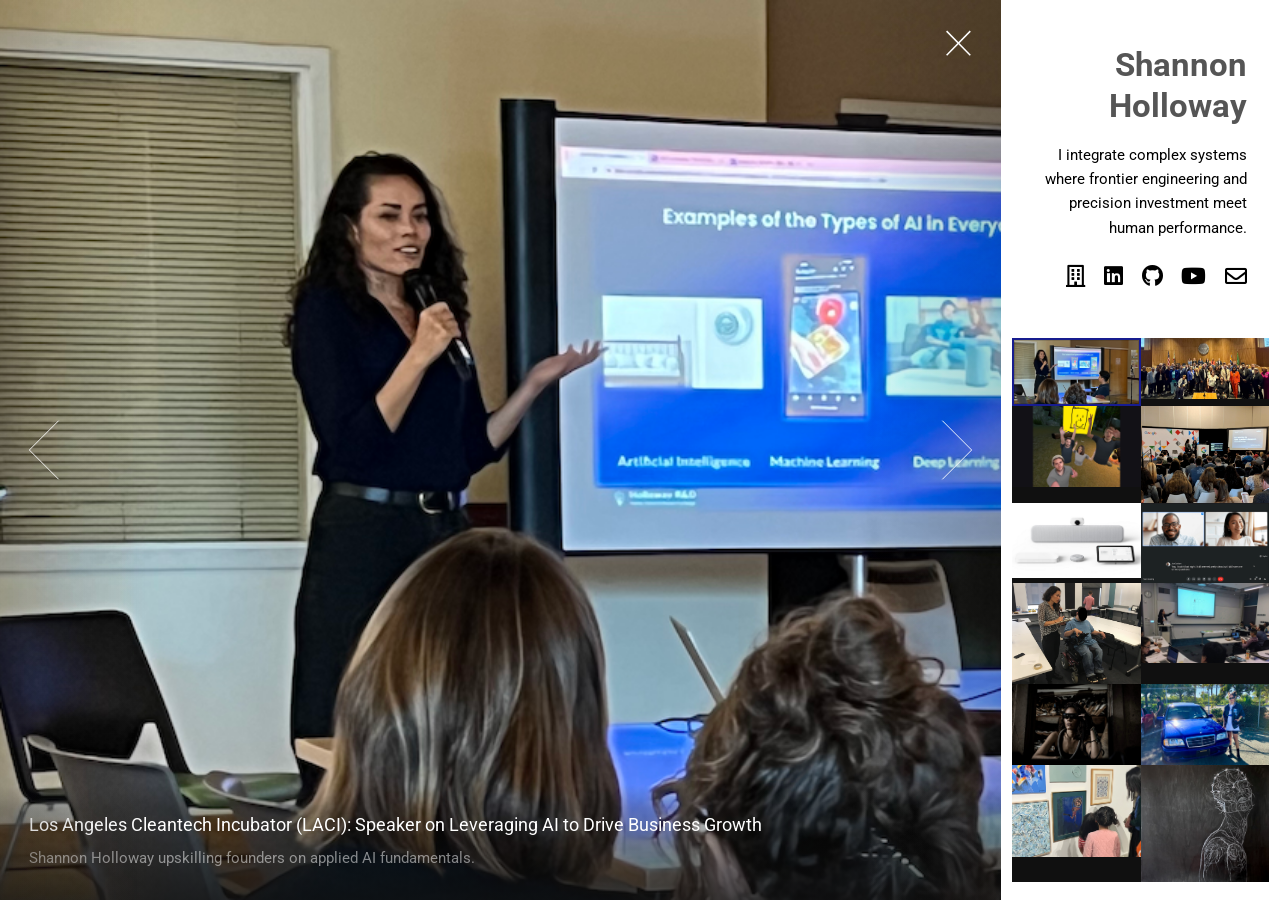
<file: index.html>
<!DOCTYPE HTML>
<!--
	Lens by HTML5 UP
	html5up.net | @ajlkn
	Free for personal and commercial use under the CCA 3.0 license (html5up.net/license)
-->
<html>
	<head>
		<!-- Google tag (gtag.js) -->
		<script async src="https://www.googletagmanager.com/gtag/js?id=G-K50ZLQV0CG"></script>
		<script>
		  window.dataLayer = window.dataLayer || [];
		  function gtag(){dataLayer.push(arguments);}
		  gtag('js', new Date());

		  gtag('config', 'G-K50ZLQV0CG');
		</script>
		<title>Shannon Holloway, CHFP | Board-Certified Human Factors Engineer</title>
		<meta charset="utf-8" />
		<meta name="description" content="Shannon Holloway is a Board-Certified Human Factors Engineer. At Holloway R&D, her Human Systems Integration (HSI) practice specializes in de-risking high-stakes ventures in mission-critical domains.">
		<meta name="author" content="Shannon Holloway">
		<script type="application/ld+json">
		{
		  "@context": "https://schema.org",
		  "@type": "Person",
		  "name": "Shannon Holloway",
		  "jobTitle": "Board-Certified Human Factors Engineer, Multidisciplinary Artist",
		  "url": "https://shannonholloway.com",
		  "sameAs": [
		  	"https://hollowayrd.com",
		 	"https://www.linkedin.com/in/shannonholloway",
		 	"https://www.imdb.com/name/nm8697959/?ref_=nv_sr_srsg_0_tt_0_nm_8_in_0_q_shannon%2520holloway",
		 	"https://www.youtube.com/@shannon-holloway",
		 	"https://vimeo.com/shannonholloway",
		 	"https://github.com/slholloway"
		 	],
		  	"description": "Shannon Holloway, CHFP, leads Holloway R&D - a Human Systems Integration (HSI) practice de-risking high-stakes ventures in mission-critical domains."
		}
		</script>
		<meta name="viewport" content="width=device-width, initial-scale=1, user-scalable=no" />
		<link rel="stylesheet" href="assets/css/main.css" />
		<noscript><link rel="stylesheet" href="assets/css/noscript.css" /></noscript>
	</head>
	<body class="is-preload-0 is-preload-1 is-preload-2">

		<!-- Main -->
			<div id="main">

				<!-- Header -->
					<header id="header">
						<h1>Shannon Holloway</h1>
						<p>I integrate complex systems where frontier engineering and precision investment meet human performance.</p>
						<ul class="icons">
							<li><a href="https://hollowayrd.com" target="_blank" rel="noopener noreferrer" class="icon fas fa-building"><span class="label">Holloway R&D</span></a></li>
							<li><a href="https://www.linkedin.com/in/shannonholloway" target="_blank" class="icon brands fa-linkedin"><span class="label">LinkedIn</span></a></li>
							<li><a href="https://github.com/slholloway" target="_blank" class="icon brands fa-github"><span class="label">Github</span></a></li>
							<li><a href="https://www.youtube.com/@shannon-holloway" target="_blank" class="icon brands fa-youtube"><span class="label">YouTube</span></a></li>
							<li><a href="mailto:shannon&#64;hollowayrd&#46;com" class="icon fas fa-envelope"><span class="label">Email</span></a></li>
						</ul>
					</header>

				<!-- Thumbnail -->
					<section id="thumbnails">
						<article>
							<a class="thumbnail" href="images/fullsize/shannon-holloway-LACI-speaker-AI-upskilling.jpeg" data-position="left center"><img src="images/thumbnails/shannon-holloway-LACI-speaker-AI-upskilling.jpeg" alt="Shannon Holloway presenting on AI fundamentals at LACI." /></a>
							<h2>Los Angeles Cleantech Incubator (LACI): Speaker on Leveraging AI to Drive Business Growth</h2>
							<p>Shannon Holloway upskilling founders on applied AI fundamentals.</p>
						</article>
						<article>
							<a class="thumbnail" href="images/fullsize/shannon-holloway-long-beach-commissioners-appointed-2026-june.jpeg" data-position="left center"><img src="images/thumbnails/shannon-holloway-long-beach-commissioners-appointed-2026-june.jpeg" alt="Shannon Holloway with municipal leaders in Long Beach City Hall." /></a>
							<h2>City of Long Beach: Technology & Innovation Commission</h2>
							<p>Shannon Holloway serving as an appointed Commissioner advising City Council.</p>
						</article>
						<article>
							<a class="thumbnail" href="images/fullsize/shannon-holloway-virtual-reality-incubation-team-google.jpeg" data-position="top center"><img src="images/thumbnails/shannon-holloway-virtual-reality-incubation-team-google.jpeg" alt="Shannon Holloway with Google team members collaborating in VR." /></a>
							<h2>Google UX Research: Early-Stage Enterprise Product Incubation</h2>
							<p>Benjamin Hersh, Richard Smith, Shannon Holloway and Alon Hetzroni collaborating in virtual reality.</p>
						</article>
						<article>
							<a class="thumbnail" href="images/fullsize/shannon-holloway-google-speaker-csun-conference.jpeg" data-position="left center"><img src="images/thumbnails/shannon-holloway-google-speaker-csun-conference.jpeg" alt="Shannon Holloway and Emily Rhodes speaking at the CSUN Assistive Technology Conference." /></a>
							<h2>Google UX Research: Speaker at CSUN Assistive Technology Conference</h2>
							<p>Emily Rhodes and Shannon Holloway upskilling industry practitioners on applied research frameworks.</p>
						</article>
						<article>
							<a class="thumbnail" href="images/fullsize/shannon-holloway-google-meet-hardware-series-one.jpeg" data-position="left center"><img src="images/thumbnails/shannon-holloway-google-meet-hardware-series-one.jpeg" alt="Google Meet Hardware - Series One" /></a>
							<h2>Red Dot Award: Google Meet Hardware Series One</h2>
							<p>Human factors engineering for enterprise video conferencing systems.</p>
						</article>
						<article>
							<a class="thumbnail" href="images/fullsize/shannon-holloway-google-meet-live-captions-web.jpeg" data-position="left center"><img src="images/thumbnails/shannon-holloway-google-meet-live-captions-web.jpeg" alt="Google Meet speech-to-text live captions." /></a>
							<h2>Google Meet: Live Captions - Real-Time Speech Recognition</h2>
							<p>Launch go/no-go validation of ML confidence thresholds and release criteria.</p>
						</article>
						<article>
							<a class="thumbnail" href="images/fullsize/shannon-holloway-spectrumtv-accessibility-research.jpeg" data-position="left center"><img src="images/thumbnails/shannon-holloway-spectrumtv-accessibility-research.jpeg" alt="Shannon Holloway conducting accessibility interface testing with a research participant with motor impairments." /></a>
							<h2>Charter Communications & NYU: SpectrumTV Accessibility Research</h2>
							<p>Shannon Holloway conducting usability evaluations with a participant with motor impairments.</p>
						</article>
						<article>
							<a class="thumbnail" href="images/fullsize/shannon-holloway-mixed-reality-ux-context-map-nyu-engineering.jpeg"><img src="images/thumbnails/shannon-holloway-mixed-reality-ux-context-map-nyu-engineering.jpeg" alt="Shannon Holloway leading NYU graduate students through applied AR/VR research frameworks." /></a>
							<h2>NYU Engineering: Workshop on Human-Centered AR/VR Research</h2>
							<p>Shannon Holloway leading graduate students through applied research frameworks.</p>
						</article>
						<article>
							<a class="thumbnail" href="images/fullsize/shannon-holloway-override-neuro-adaptive-frontier-scifi-concept-argun-tekant.jpeg" data-position="left center"><img src="images/thumbnails/shannon-holloway-override-neuro-adaptive-frontier-scifi-concept-argun-tekant.jpeg" alt="Shannon Holloway wearing a prototype of a neuro-adaptive head-mounted display." /></a>
							<h2>OVERRIDE: Neuro-Adaptive Head-Mounted Display Prototype</h2>
							<p>Prototype by Shannon Holloway. Photography by Argun Tekant.</p>
						</article>
						<article>
							<a class="thumbnail" href="images/fullsize/shannon-holloway-1999-mercedes-c230-kompressor-restoration-radwood-socal.jpeg"><img src="images/thumbnails/shannon-holloway-1999-mercedes-c230-kompressor-restoration-radwood-socal.jpeg" alt="Shannon Holloway standing next to a restored 1999 Mercedes-Benz at RADwood SoCal." /></a>
							<h2>RADwood SoCal: 1999 Mercedes-Benz C230 Kompressor</h2>
							<p>Restoration by Shannon Holloway.</p>
						</article>
						<article>
							<a class="thumbnail" href="images/fullsize/shannon-holloway-submerged-lamag-exhibition.jpeg"><img src="images/thumbnails/shannon-holloway-submerged-lamag-exhibition.jpeg" alt="LAMAG gallery view of artwork by Shannon Holloway featuring an underwater human-machine hybrid figure." /></a>
							<h2>Los Angeles Municipal Art Gallery (LAMAG): Submerged</h2>
							<p>Mixed media on paper by Shannon Holloway.</p>
						</article>
						<article>
							<a class="thumbnail" href="images/fullsize/shannon-holloway-kin-human-machine-integration-artwork.jpeg"><img src="images/thumbnails/shannon-holloway-kin-human-machine-integration-artwork.jpeg" alt="Artwork by Shannon Holloway exploring human-machine biological integration." /></a>
							<h2>Kin: Our Human-Machine Legacy</h2>
							<p>Mixed media on paper by Shannon Holloway.</p>
						</article>
					</section>

				<!-- Footer -->
					<footer id="footer">
						<ul class="copyright">
							<li>&copy; 2026 Shannon Holloway.</li>
							<li>Built with <a href="http://html5up.net">HTML5 UP</a>.</li>
						</ul>
					</footer>

			</div>

		<!-- Scripts -->
			<script src="assets/js/jquery.min.js"></script>
			<script src="assets/js/browser.min.js"></script>
			<script src="assets/js/breakpoints.min.js"></script>
			<script src="assets/js/main.js"></script>

	</body>
</html>
</file>
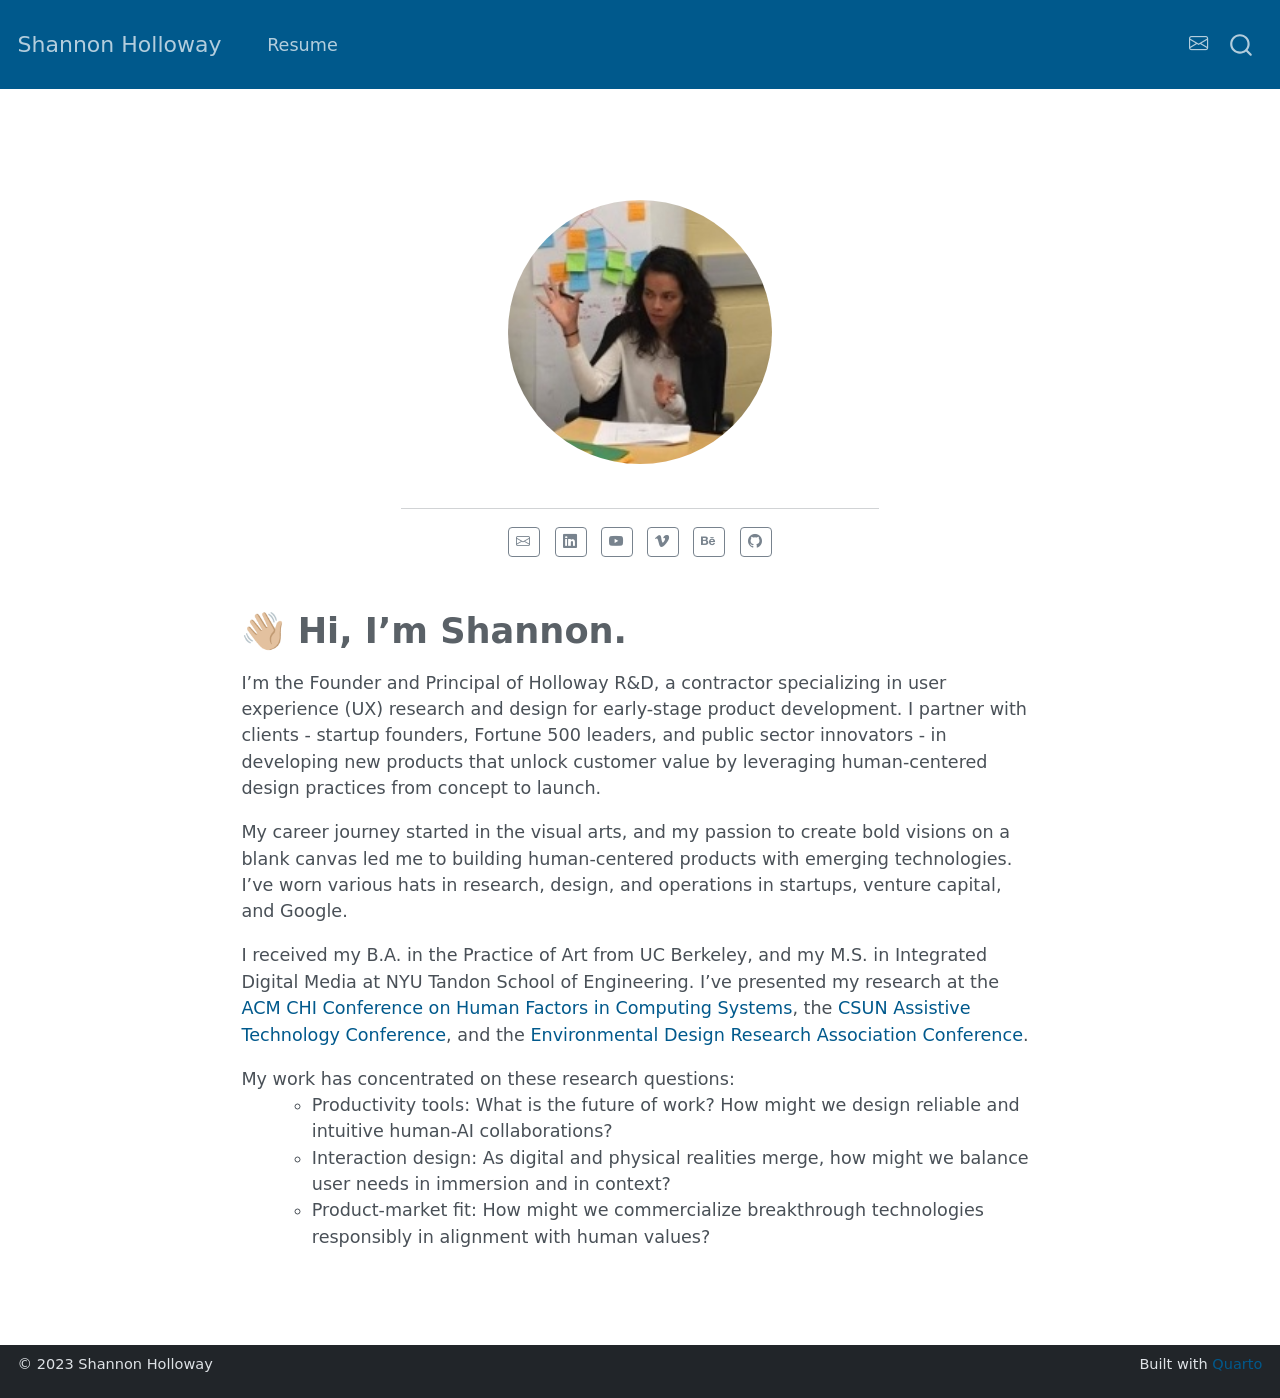
<file: docs/index.html>
<!DOCTYPE html>
<html xmlns="http://www.w3.org/1999/xhtml" lang="en" xml:lang="en"><head>

<meta charset="utf-8">
<meta name="generator" content="quarto-1.3.433">

<meta name="viewport" content="width=device-width, initial-scale=1.0, user-scalable=yes">


<title>Shannon Holloway</title>
<style>
code{white-space: pre-wrap;}
span.smallcaps{font-variant: small-caps;}
div.columns{display: flex; gap: min(4vw, 1.5em);}
div.column{flex: auto; overflow-x: auto;}
div.hanging-indent{margin-left: 1.5em; text-indent: -1.5em;}
ul.task-list{list-style: none;}
ul.task-list li input[type="checkbox"] {
  width: 0.8em;
  margin: 0 0.8em 0.2em -1em; /* quarto-specific, see https://github.com/quarto-dev/quarto-cli/issues/4556 */ 
  vertical-align: middle;
}
</style>


<script src="site_libs/quarto-nav/quarto-nav.js"></script>
<script src="site_libs/quarto-nav/headroom.min.js"></script>
<script src="site_libs/clipboard/clipboard.min.js"></script>
<script src="site_libs/quarto-search/autocomplete.umd.js"></script>
<script src="site_libs/quarto-search/fuse.min.js"></script>
<script src="site_libs/quarto-search/quarto-search.js"></script>
<meta name="quarto:offset" content="./">
<link href="./img/SLH-favicon.png" rel="icon" type="image/png">
<script src="site_libs/quarto-html/quarto.js"></script>
<script src="site_libs/quarto-html/popper.min.js"></script>
<script src="site_libs/quarto-html/tippy.umd.min.js"></script>
<link href="site_libs/quarto-html/tippy.css" rel="stylesheet">
<link href="site_libs/quarto-html/quarto-syntax-highlighting.css" rel="stylesheet" id="quarto-text-highlighting-styles">
<script src="site_libs/bootstrap/bootstrap.min.js"></script>
<link href="site_libs/bootstrap/bootstrap-icons.css" rel="stylesheet">
<link href="site_libs/bootstrap/bootstrap.min.css" rel="stylesheet" id="quarto-bootstrap" data-mode="light">
<script id="quarto-search-options" type="application/json">{
  "location": "navbar",
  "copy-button": false,
  "collapse-after": 3,
  "panel-placement": "end",
  "type": "overlay",
  "limit": 20,
  "language": {
    "search-no-results-text": "No results",
    "search-matching-documents-text": "matching documents",
    "search-copy-link-title": "Copy link to search",
    "search-hide-matches-text": "Hide additional matches",
    "search-more-match-text": "more match in this document",
    "search-more-matches-text": "more matches in this document",
    "search-clear-button-title": "Clear",
    "search-detached-cancel-button-title": "Cancel",
    "search-submit-button-title": "Submit",
    "search-label": "Search"
  }
}</script>
<script async="" src="https://www.googletagmanager.com/gtag/js?id=G-K50ZLQV0CG"></script>

<script type="text/javascript">

window.dataLayer = window.dataLayer || [];
function gtag(){dataLayer.push(arguments);}
gtag('js', new Date());
gtag('config', 'G-K50ZLQV0CG', { 'anonymize_ip': true});
</script>


</head>

<body class="nav-fixed fullcontent">

<div id="quarto-search-results"></div>
  <header id="quarto-header" class="headroom fixed-top">
    <nav class="navbar navbar-expand-lg navbar-dark ">
      <div class="navbar-container container-fluid">
      <div class="navbar-brand-container">
    <a class="navbar-brand" href="./index.html">
    <span class="navbar-title">Shannon Holloway</span>
    </a>
  </div>
            <div id="quarto-search" class="" title="Search"></div>
          <button class="navbar-toggler" type="button" data-bs-toggle="collapse" data-bs-target="#navbarCollapse" aria-controls="navbarCollapse" aria-expanded="false" aria-label="Toggle navigation" onclick="if (window.quartoToggleHeadroom) { window.quartoToggleHeadroom(); }">
  <span class="navbar-toggler-icon"></span>
</button>
          <div class="collapse navbar-collapse" id="navbarCollapse">
            <ul class="navbar-nav navbar-nav-scroll me-auto">
  <li class="nav-item">
    <a class="nav-link" href="./cv/index.html" rel="" target="">
 <span class="menu-text">Resume</span></a>
  </li>  
</ul>
            <ul class="navbar-nav navbar-nav-scroll ms-auto">
  <li class="nav-item compact">
    <a class="nav-link" href="mailto:info@shannonholloway.com" rel="" target=""><i class="bi bi-envelope" role="img" aria-label="email">
</i> 
 <span class="menu-text"></span></a>
  </li>  
</ul>
            <div class="quarto-navbar-tools">
</div>
          </div> <!-- /navcollapse -->
      </div> <!-- /container-fluid -->
    </nav>
</header>
<!-- content -->
<div id="quarto-content" class="quarto-container page-columns page-rows-contents page-layout-article page-navbar">
<!-- sidebar -->
<!-- margin-sidebar -->
    
<!-- main -->
<main class="content" id="quarto-document-content">



<div class="quarto-about-jolla">
  <img src="img/Shannon-facilitating-group-postits-square.jpg" class="about-image
  round " style="height: 15em; width: 15em;">
 <div id="about-block">
</div> 
  <hr class="about-sep">
   <div class="about-links">
  <a href="mailto:info@shannonholloway.com" class="about-link" rel="" target="">
    <i class="bi bi-envelope"></i>
     <span class="about-link-text"></span>
  </a>
  <a href="https://www.linkedin.com/in/shannonholloway/" class="about-link" rel="" target="">
    <i class="bi bi-linkedin"></i>
     <span class="about-link-text"></span>
  </a>
  <a href="https://www.youtube.com/@slholloway" class="about-link" rel="" target="">
    <i class="bi bi-youtube"></i>
     <span class="about-link-text"></span>
  </a>
  <a href="https://vimeo.com/shannonholloway" class="about-link" rel="" target="">
    <i class="bi bi-vimeo"></i>
     <span class="about-link-text"></span>
  </a>
  <a href="https://www.behance.net/shannonholloway" class="about-link" rel="" target="">
    <i class="bi bi-behance"></i>
     <span class="about-link-text"></span>
  </a>
  <a href="https://github.com/slholloway" class="about-link" rel="" target="">
    <i class="bi bi-github"></i>
     <span class="about-link-text"></span>
  </a>
</div>
</div>

<section id="hi-im-shannon." class="level1">
<h1>👋🏼 Hi, I’m Shannon.</h1>
<p>I’m the Founder and Principal of Holloway R&amp;D, a contractor specializing in user experience (UX) research and design for early-stage product development. I partner with clients - startup founders, Fortune 500 leaders, and public sector innovators - in developing new products that unlock customer value by leveraging human-centered design practices from concept to launch.</p>
<p>My career journey started in the visual arts, and my passion to create bold visions on a blank canvas led me to building human-centered products with emerging technologies. I’ve worn various hats in research, design, and operations in startups, venture capital, and Google.</p>
<p>I received my B.A. in the Practice of Art from UC Berkeley, and my M.S. in Integrated Digital Media at NYU Tandon School of Engineering. I’ve presented my research at the <a href="https://dl.acm.org/doi/10.1145/3290607.3312882">ACM CHI Conference on Human Factors in Computing Systems</a>, the <a href="https://www.csun.edu/cod/conference/sessions/2021/index.php/public/presentations/view/1082">CSUN Assistive Technology Conference</a>, and the <a href="https://www.edra.org/page/Proceedings_TOC">Environmental Design Research Association Conference</a>.</p>
My work has concentrated on these research questions:
<ul>
<ul>
<li>Productivity tools: What is the future of work? How might we design reliable and intuitive human-AI collaborations?</li>
<li>Interaction design: As digital and physical realities merge, how might we balance user needs in immersion and in context?</li>
<li>Product-market fit: How might we commercialize breakthrough technologies responsibly in alignment with human values?</li>
</ul>
</ul>



</section>

</main> <!-- /main -->
<script id="quarto-html-after-body" type="application/javascript">
window.document.addEventListener("DOMContentLoaded", function (event) {
  const toggleBodyColorMode = (bsSheetEl) => {
    const mode = bsSheetEl.getAttribute("data-mode");
    const bodyEl = window.document.querySelector("body");
    if (mode === "dark") {
      bodyEl.classList.add("quarto-dark");
      bodyEl.classList.remove("quarto-light");
    } else {
      bodyEl.classList.add("quarto-light");
      bodyEl.classList.remove("quarto-dark");
    }
  }
  const toggleBodyColorPrimary = () => {
    const bsSheetEl = window.document.querySelector("link#quarto-bootstrap");
    if (bsSheetEl) {
      toggleBodyColorMode(bsSheetEl);
    }
  }
  toggleBodyColorPrimary();  
  const isCodeAnnotation = (el) => {
    for (const clz of el.classList) {
      if (clz.startsWith('code-annotation-')) {                     
        return true;
      }
    }
    return false;
  }
  const clipboard = new window.ClipboardJS('.code-copy-button', {
    text: function(trigger) {
      const codeEl = trigger.previousElementSibling.cloneNode(true);
      for (const childEl of codeEl.children) {
        if (isCodeAnnotation(childEl)) {
          childEl.remove();
        }
      }
      return codeEl.innerText;
    }
  });
  clipboard.on('success', function(e) {
    // button target
    const button = e.trigger;
    // don't keep focus
    button.blur();
    // flash "checked"
    button.classList.add('code-copy-button-checked');
    var currentTitle = button.getAttribute("title");
    button.setAttribute("title", "Copied!");
    let tooltip;
    if (window.bootstrap) {
      button.setAttribute("data-bs-toggle", "tooltip");
      button.setAttribute("data-bs-placement", "left");
      button.setAttribute("data-bs-title", "Copied!");
      tooltip = new bootstrap.Tooltip(button, 
        { trigger: "manual", 
          customClass: "code-copy-button-tooltip",
          offset: [0, -8]});
      tooltip.show();    
    }
    setTimeout(function() {
      if (tooltip) {
        tooltip.hide();
        button.removeAttribute("data-bs-title");
        button.removeAttribute("data-bs-toggle");
        button.removeAttribute("data-bs-placement");
      }
      button.setAttribute("title", currentTitle);
      button.classList.remove('code-copy-button-checked');
    }, 1000);
    // clear code selection
    e.clearSelection();
  });
  function tippyHover(el, contentFn) {
    const config = {
      allowHTML: true,
      content: contentFn,
      maxWidth: 500,
      delay: 100,
      arrow: false,
      appendTo: function(el) {
          return el.parentElement;
      },
      interactive: true,
      interactiveBorder: 10,
      theme: 'quarto',
      placement: 'bottom-start'
    };
    window.tippy(el, config); 
  }
  const noterefs = window.document.querySelectorAll('a[role="doc-noteref"]');
  for (var i=0; i<noterefs.length; i++) {
    const ref = noterefs[i];
    tippyHover(ref, function() {
      // use id or data attribute instead here
      let href = ref.getAttribute('data-footnote-href') || ref.getAttribute('href');
      try { href = new URL(href).hash; } catch {}
      const id = href.replace(/^#\/?/, "");
      const note = window.document.getElementById(id);
      return note.innerHTML;
    });
  }
      let selectedAnnoteEl;
      const selectorForAnnotation = ( cell, annotation) => {
        let cellAttr = 'data-code-cell="' + cell + '"';
        let lineAttr = 'data-code-annotation="' +  annotation + '"';
        const selector = 'span[' + cellAttr + '][' + lineAttr + ']';
        return selector;
      }
      const selectCodeLines = (annoteEl) => {
        const doc = window.document;
        const targetCell = annoteEl.getAttribute("data-target-cell");
        const targetAnnotation = annoteEl.getAttribute("data-target-annotation");
        const annoteSpan = window.document.querySelector(selectorForAnnotation(targetCell, targetAnnotation));
        const lines = annoteSpan.getAttribute("data-code-lines").split(",");
        const lineIds = lines.map((line) => {
          return targetCell + "-" + line;
        })
        let top = null;
        let height = null;
        let parent = null;
        if (lineIds.length > 0) {
            //compute the position of the single el (top and bottom and make a div)
            const el = window.document.getElementById(lineIds[0]);
            top = el.offsetTop;
            height = el.offsetHeight;
            parent = el.parentElement.parentElement;
          if (lineIds.length > 1) {
            const lastEl = window.document.getElementById(lineIds[lineIds.length - 1]);
            const bottom = lastEl.offsetTop + lastEl.offsetHeight;
            height = bottom - top;
          }
          if (top !== null && height !== null && parent !== null) {
            // cook up a div (if necessary) and position it 
            let div = window.document.getElementById("code-annotation-line-highlight");
            if (div === null) {
              div = window.document.createElement("div");
              div.setAttribute("id", "code-annotation-line-highlight");
              div.style.position = 'absolute';
              parent.appendChild(div);
            }
            div.style.top = top - 2 + "px";
            div.style.height = height + 4 + "px";
            let gutterDiv = window.document.getElementById("code-annotation-line-highlight-gutter");
            if (gutterDiv === null) {
              gutterDiv = window.document.createElement("div");
              gutterDiv.setAttribute("id", "code-annotation-line-highlight-gutter");
              gutterDiv.style.position = 'absolute';
              const codeCell = window.document.getElementById(targetCell);
              const gutter = codeCell.querySelector('.code-annotation-gutter');
              gutter.appendChild(gutterDiv);
            }
            gutterDiv.style.top = top - 2 + "px";
            gutterDiv.style.height = height + 4 + "px";
          }
          selectedAnnoteEl = annoteEl;
        }
      };
      const unselectCodeLines = () => {
        const elementsIds = ["code-annotation-line-highlight", "code-annotation-line-highlight-gutter"];
        elementsIds.forEach((elId) => {
          const div = window.document.getElementById(elId);
          if (div) {
            div.remove();
          }
        });
        selectedAnnoteEl = undefined;
      };
      // Attach click handler to the DT
      const annoteDls = window.document.querySelectorAll('dt[data-target-cell]');
      for (const annoteDlNode of annoteDls) {
        annoteDlNode.addEventListener('click', (event) => {
          const clickedEl = event.target;
          if (clickedEl !== selectedAnnoteEl) {
            unselectCodeLines();
            const activeEl = window.document.querySelector('dt[data-target-cell].code-annotation-active');
            if (activeEl) {
              activeEl.classList.remove('code-annotation-active');
            }
            selectCodeLines(clickedEl);
            clickedEl.classList.add('code-annotation-active');
          } else {
            // Unselect the line
            unselectCodeLines();
            clickedEl.classList.remove('code-annotation-active');
          }
        });
      }
  const findCites = (el) => {
    const parentEl = el.parentElement;
    if (parentEl) {
      const cites = parentEl.dataset.cites;
      if (cites) {
        return {
          el,
          cites: cites.split(' ')
        };
      } else {
        return findCites(el.parentElement)
      }
    } else {
      return undefined;
    }
  };
  var bibliorefs = window.document.querySelectorAll('a[role="doc-biblioref"]');
  for (var i=0; i<bibliorefs.length; i++) {
    const ref = bibliorefs[i];
    const citeInfo = findCites(ref);
    if (citeInfo) {
      tippyHover(citeInfo.el, function() {
        var popup = window.document.createElement('div');
        citeInfo.cites.forEach(function(cite) {
          var citeDiv = window.document.createElement('div');
          citeDiv.classList.add('hanging-indent');
          citeDiv.classList.add('csl-entry');
          var biblioDiv = window.document.getElementById('ref-' + cite);
          if (biblioDiv) {
            citeDiv.innerHTML = biblioDiv.innerHTML;
          }
          popup.appendChild(citeDiv);
        });
        return popup.innerHTML;
      });
    }
  }
});
</script>
</div> <!-- /content -->
<footer class="footer">
  <div class="nav-footer">
    <div class="nav-footer-left"><span class="faux-block">© 2023 Shannon Holloway </span></div>   
    <div class="nav-footer-center">
      &nbsp;
    </div>
    <div class="nav-footer-right"><span class="faux-block">Built with <a href="https://quarto.org/">Quarto</a></span></div>
  </div>
</footer>



</body></html>
</file>
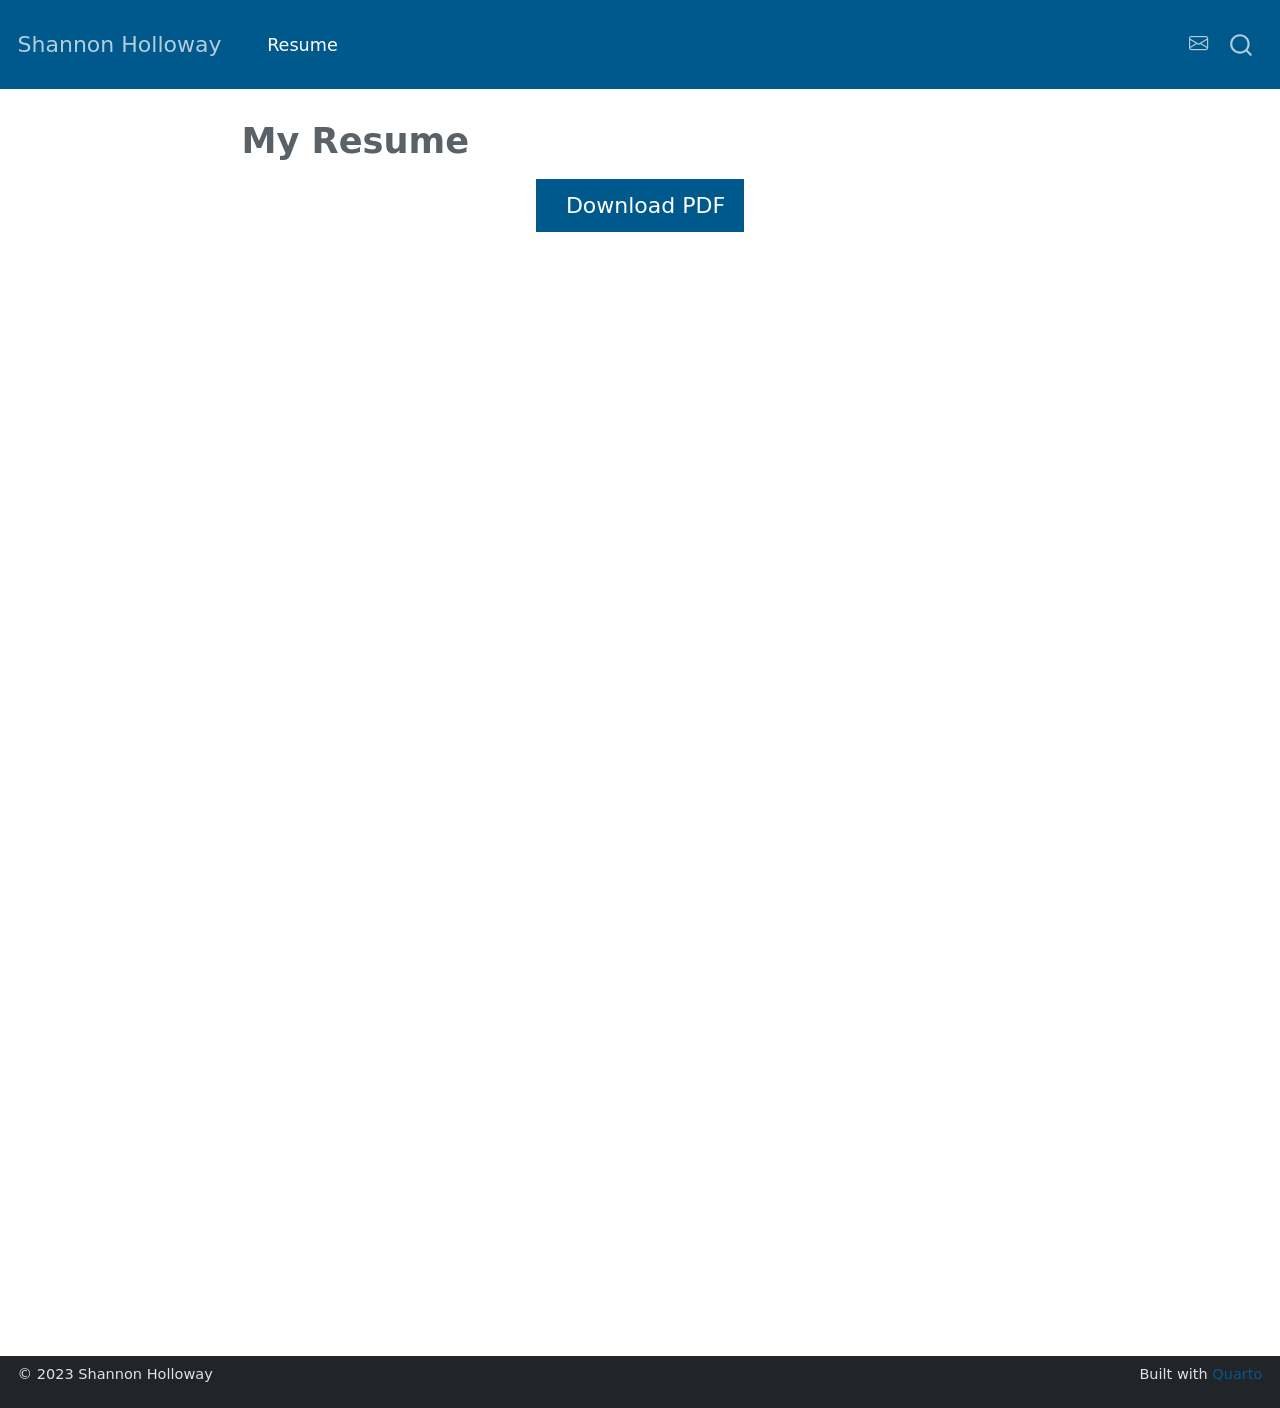
<file: docs/cv/index.html>
<!DOCTYPE html>
<html xmlns="http://www.w3.org/1999/xhtml" lang="en" xml:lang="en"><head>

<meta charset="utf-8">
<meta name="generator" content="quarto-1.3.433">

<meta name="viewport" content="width=device-width, initial-scale=1.0, user-scalable=yes">


<title>Shannon Holloway - My Resume</title>
<style>
code{white-space: pre-wrap;}
span.smallcaps{font-variant: small-caps;}
div.columns{display: flex; gap: min(4vw, 1.5em);}
div.column{flex: auto; overflow-x: auto;}
div.hanging-indent{margin-left: 1.5em; text-indent: -1.5em;}
ul.task-list{list-style: none;}
ul.task-list li input[type="checkbox"] {
  width: 0.8em;
  margin: 0 0.8em 0.2em -1em; /* quarto-specific, see https://github.com/quarto-dev/quarto-cli/issues/4556 */ 
  vertical-align: middle;
}
</style>


<script src="../site_libs/quarto-nav/quarto-nav.js"></script>
<script src="../site_libs/quarto-nav/headroom.min.js"></script>
<script src="../site_libs/clipboard/clipboard.min.js"></script>
<script src="../site_libs/quarto-search/autocomplete.umd.js"></script>
<script src="../site_libs/quarto-search/fuse.min.js"></script>
<script src="../site_libs/quarto-search/quarto-search.js"></script>
<meta name="quarto:offset" content="../">
<link href="../img/SLH-favicon.png" rel="icon" type="image/png">
<script src="../site_libs/quarto-html/quarto.js"></script>
<script src="../site_libs/quarto-html/popper.min.js"></script>
<script src="../site_libs/quarto-html/tippy.umd.min.js"></script>
<script src="../site_libs/quarto-html/anchor.min.js"></script>
<link href="../site_libs/quarto-html/tippy.css" rel="stylesheet">
<link href="../site_libs/quarto-html/quarto-syntax-highlighting.css" rel="stylesheet" id="quarto-text-highlighting-styles">
<script src="../site_libs/bootstrap/bootstrap.min.js"></script>
<link href="../site_libs/bootstrap/bootstrap-icons.css" rel="stylesheet">
<link href="../site_libs/bootstrap/bootstrap.min.css" rel="stylesheet" id="quarto-bootstrap" data-mode="light">
<script id="quarto-search-options" type="application/json">{
  "location": "navbar",
  "copy-button": false,
  "collapse-after": 3,
  "panel-placement": "end",
  "type": "overlay",
  "limit": 20,
  "language": {
    "search-no-results-text": "No results",
    "search-matching-documents-text": "matching documents",
    "search-copy-link-title": "Copy link to search",
    "search-hide-matches-text": "Hide additional matches",
    "search-more-match-text": "more match in this document",
    "search-more-matches-text": "more matches in this document",
    "search-clear-button-title": "Clear",
    "search-detached-cancel-button-title": "Cancel",
    "search-submit-button-title": "Submit",
    "search-label": "Search"
  }
}</script>
<script async="" src="https://www.googletagmanager.com/gtag/js?id=G-K50ZLQV0CG"></script>

<script type="text/javascript">

window.dataLayer = window.dataLayer || [];
function gtag(){dataLayer.push(arguments);}
gtag('js', new Date());
gtag('config', 'G-K50ZLQV0CG', { 'anonymize_ip': true});
</script>


</head>

<body class="nav-fixed fullcontent">

<div id="quarto-search-results"></div>
  <header id="quarto-header" class="headroom fixed-top">
    <nav class="navbar navbar-expand-lg navbar-dark ">
      <div class="navbar-container container-fluid">
      <div class="navbar-brand-container">
    <a class="navbar-brand" href="../index.html">
    <span class="navbar-title">Shannon Holloway</span>
    </a>
  </div>
            <div id="quarto-search" class="" title="Search"></div>
          <button class="navbar-toggler" type="button" data-bs-toggle="collapse" data-bs-target="#navbarCollapse" aria-controls="navbarCollapse" aria-expanded="false" aria-label="Toggle navigation" onclick="if (window.quartoToggleHeadroom) { window.quartoToggleHeadroom(); }">
  <span class="navbar-toggler-icon"></span>
</button>
          <div class="collapse navbar-collapse" id="navbarCollapse">
            <ul class="navbar-nav navbar-nav-scroll me-auto">
  <li class="nav-item">
    <a class="nav-link active" href="../cv/index.html" rel="" target="" aria-current="page">
 <span class="menu-text">Resume</span></a>
  </li>  
</ul>
            <ul class="navbar-nav navbar-nav-scroll ms-auto">
  <li class="nav-item compact">
    <a class="nav-link" href="mailto:info@shannonholloway.com" rel="" target=""><i class="bi bi-envelope" role="img" aria-label="email">
</i> 
 <span class="menu-text"></span></a>
  </li>  
</ul>
            <div class="quarto-navbar-tools">
</div>
          </div> <!-- /navcollapse -->
      </div> <!-- /container-fluid -->
    </nav>
</header>
<!-- content -->
<div id="quarto-content" class="quarto-container page-columns page-rows-contents page-layout-article page-navbar">
<!-- sidebar -->
<!-- margin-sidebar -->
    
<!-- main -->
<main class="content" id="quarto-document-content">

<header id="title-block-header" class="quarto-title-block default">
<div class="quarto-title">
<h1 class="title">My Resume</h1>
</div>



<div class="quarto-title-meta">

    
  
    
  </div>
  

</header>

<div class="cell">
<style type="text/css">
.embed-container {
    position: relative;
    padding-bottom: 129%;
    height: 0;
    overflow: hidden;
    max-width: 100%;
}
.embed-container iframe,
.embed-container object,
.embed-container embed {
    position: absolute;
    top: 0;
    left: 0;
    width: 100%;
    height: 100%;
}
</style>
</div>
<p class="text-center">
  <a class="btn btn-primary btn-lg cv-download" href="Shannon-Holloway-Resume-20230714Pub.pdf" target="_blank">
    <i class="fa-solid fa-file-arrow-down"></i> Download PDF
  </a>
</p>
<div class="embed-container">
  <iframe src="Shannon-Holloway-Resume-20230714Pub.pdf" style="border: 0.5px"></iframe>
</div>



</main> <!-- /main -->
<script id="quarto-html-after-body" type="application/javascript">
window.document.addEventListener("DOMContentLoaded", function (event) {
  const toggleBodyColorMode = (bsSheetEl) => {
    const mode = bsSheetEl.getAttribute("data-mode");
    const bodyEl = window.document.querySelector("body");
    if (mode === "dark") {
      bodyEl.classList.add("quarto-dark");
      bodyEl.classList.remove("quarto-light");
    } else {
      bodyEl.classList.add("quarto-light");
      bodyEl.classList.remove("quarto-dark");
    }
  }
  const toggleBodyColorPrimary = () => {
    const bsSheetEl = window.document.querySelector("link#quarto-bootstrap");
    if (bsSheetEl) {
      toggleBodyColorMode(bsSheetEl);
    }
  }
  toggleBodyColorPrimary();  
  const icon = "";
  const anchorJS = new window.AnchorJS();
  anchorJS.options = {
    placement: 'right',
    icon: icon
  };
  anchorJS.add('.anchored');
  const isCodeAnnotation = (el) => {
    for (const clz of el.classList) {
      if (clz.startsWith('code-annotation-')) {                     
        return true;
      }
    }
    return false;
  }
  const clipboard = new window.ClipboardJS('.code-copy-button', {
    text: function(trigger) {
      const codeEl = trigger.previousElementSibling.cloneNode(true);
      for (const childEl of codeEl.children) {
        if (isCodeAnnotation(childEl)) {
          childEl.remove();
        }
      }
      return codeEl.innerText;
    }
  });
  clipboard.on('success', function(e) {
    // button target
    const button = e.trigger;
    // don't keep focus
    button.blur();
    // flash "checked"
    button.classList.add('code-copy-button-checked');
    var currentTitle = button.getAttribute("title");
    button.setAttribute("title", "Copied!");
    let tooltip;
    if (window.bootstrap) {
      button.setAttribute("data-bs-toggle", "tooltip");
      button.setAttribute("data-bs-placement", "left");
      button.setAttribute("data-bs-title", "Copied!");
      tooltip = new bootstrap.Tooltip(button, 
        { trigger: "manual", 
          customClass: "code-copy-button-tooltip",
          offset: [0, -8]});
      tooltip.show();    
    }
    setTimeout(function() {
      if (tooltip) {
        tooltip.hide();
        button.removeAttribute("data-bs-title");
        button.removeAttribute("data-bs-toggle");
        button.removeAttribute("data-bs-placement");
      }
      button.setAttribute("title", currentTitle);
      button.classList.remove('code-copy-button-checked');
    }, 1000);
    // clear code selection
    e.clearSelection();
  });
  function tippyHover(el, contentFn) {
    const config = {
      allowHTML: true,
      content: contentFn,
      maxWidth: 500,
      delay: 100,
      arrow: false,
      appendTo: function(el) {
          return el.parentElement;
      },
      interactive: true,
      interactiveBorder: 10,
      theme: 'quarto',
      placement: 'bottom-start'
    };
    window.tippy(el, config); 
  }
  const noterefs = window.document.querySelectorAll('a[role="doc-noteref"]');
  for (var i=0; i<noterefs.length; i++) {
    const ref = noterefs[i];
    tippyHover(ref, function() {
      // use id or data attribute instead here
      let href = ref.getAttribute('data-footnote-href') || ref.getAttribute('href');
      try { href = new URL(href).hash; } catch {}
      const id = href.replace(/^#\/?/, "");
      const note = window.document.getElementById(id);
      return note.innerHTML;
    });
  }
      let selectedAnnoteEl;
      const selectorForAnnotation = ( cell, annotation) => {
        let cellAttr = 'data-code-cell="' + cell + '"';
        let lineAttr = 'data-code-annotation="' +  annotation + '"';
        const selector = 'span[' + cellAttr + '][' + lineAttr + ']';
        return selector;
      }
      const selectCodeLines = (annoteEl) => {
        const doc = window.document;
        const targetCell = annoteEl.getAttribute("data-target-cell");
        const targetAnnotation = annoteEl.getAttribute("data-target-annotation");
        const annoteSpan = window.document.querySelector(selectorForAnnotation(targetCell, targetAnnotation));
        const lines = annoteSpan.getAttribute("data-code-lines").split(",");
        const lineIds = lines.map((line) => {
          return targetCell + "-" + line;
        })
        let top = null;
        let height = null;
        let parent = null;
        if (lineIds.length > 0) {
            //compute the position of the single el (top and bottom and make a div)
            const el = window.document.getElementById(lineIds[0]);
            top = el.offsetTop;
            height = el.offsetHeight;
            parent = el.parentElement.parentElement;
          if (lineIds.length > 1) {
            const lastEl = window.document.getElementById(lineIds[lineIds.length - 1]);
            const bottom = lastEl.offsetTop + lastEl.offsetHeight;
            height = bottom - top;
          }
          if (top !== null && height !== null && parent !== null) {
            // cook up a div (if necessary) and position it 
            let div = window.document.getElementById("code-annotation-line-highlight");
            if (div === null) {
              div = window.document.createElement("div");
              div.setAttribute("id", "code-annotation-line-highlight");
              div.style.position = 'absolute';
              parent.appendChild(div);
            }
            div.style.top = top - 2 + "px";
            div.style.height = height + 4 + "px";
            let gutterDiv = window.document.getElementById("code-annotation-line-highlight-gutter");
            if (gutterDiv === null) {
              gutterDiv = window.document.createElement("div");
              gutterDiv.setAttribute("id", "code-annotation-line-highlight-gutter");
              gutterDiv.style.position = 'absolute';
              const codeCell = window.document.getElementById(targetCell);
              const gutter = codeCell.querySelector('.code-annotation-gutter');
              gutter.appendChild(gutterDiv);
            }
            gutterDiv.style.top = top - 2 + "px";
            gutterDiv.style.height = height + 4 + "px";
          }
          selectedAnnoteEl = annoteEl;
        }
      };
      const unselectCodeLines = () => {
        const elementsIds = ["code-annotation-line-highlight", "code-annotation-line-highlight-gutter"];
        elementsIds.forEach((elId) => {
          const div = window.document.getElementById(elId);
          if (div) {
            div.remove();
          }
        });
        selectedAnnoteEl = undefined;
      };
      // Attach click handler to the DT
      const annoteDls = window.document.querySelectorAll('dt[data-target-cell]');
      for (const annoteDlNode of annoteDls) {
        annoteDlNode.addEventListener('click', (event) => {
          const clickedEl = event.target;
          if (clickedEl !== selectedAnnoteEl) {
            unselectCodeLines();
            const activeEl = window.document.querySelector('dt[data-target-cell].code-annotation-active');
            if (activeEl) {
              activeEl.classList.remove('code-annotation-active');
            }
            selectCodeLines(clickedEl);
            clickedEl.classList.add('code-annotation-active');
          } else {
            // Unselect the line
            unselectCodeLines();
            clickedEl.classList.remove('code-annotation-active');
          }
        });
      }
  const findCites = (el) => {
    const parentEl = el.parentElement;
    if (parentEl) {
      const cites = parentEl.dataset.cites;
      if (cites) {
        return {
          el,
          cites: cites.split(' ')
        };
      } else {
        return findCites(el.parentElement)
      }
    } else {
      return undefined;
    }
  };
  var bibliorefs = window.document.querySelectorAll('a[role="doc-biblioref"]');
  for (var i=0; i<bibliorefs.length; i++) {
    const ref = bibliorefs[i];
    const citeInfo = findCites(ref);
    if (citeInfo) {
      tippyHover(citeInfo.el, function() {
        var popup = window.document.createElement('div');
        citeInfo.cites.forEach(function(cite) {
          var citeDiv = window.document.createElement('div');
          citeDiv.classList.add('hanging-indent');
          citeDiv.classList.add('csl-entry');
          var biblioDiv = window.document.getElementById('ref-' + cite);
          if (biblioDiv) {
            citeDiv.innerHTML = biblioDiv.innerHTML;
          }
          popup.appendChild(citeDiv);
        });
        return popup.innerHTML;
      });
    }
  }
});
</script>
</div> <!-- /content -->
<footer class="footer">
  <div class="nav-footer">
    <div class="nav-footer-left"><span class="faux-block">© 2023 Shannon Holloway </span></div>   
    <div class="nav-footer-center">
      &nbsp;
    </div>
    <div class="nav-footer-right"><span class="faux-block">Built with <a href="https://quarto.org/">Quarto</a></span></div>
  </div>
</footer>



</body></html>
</file>
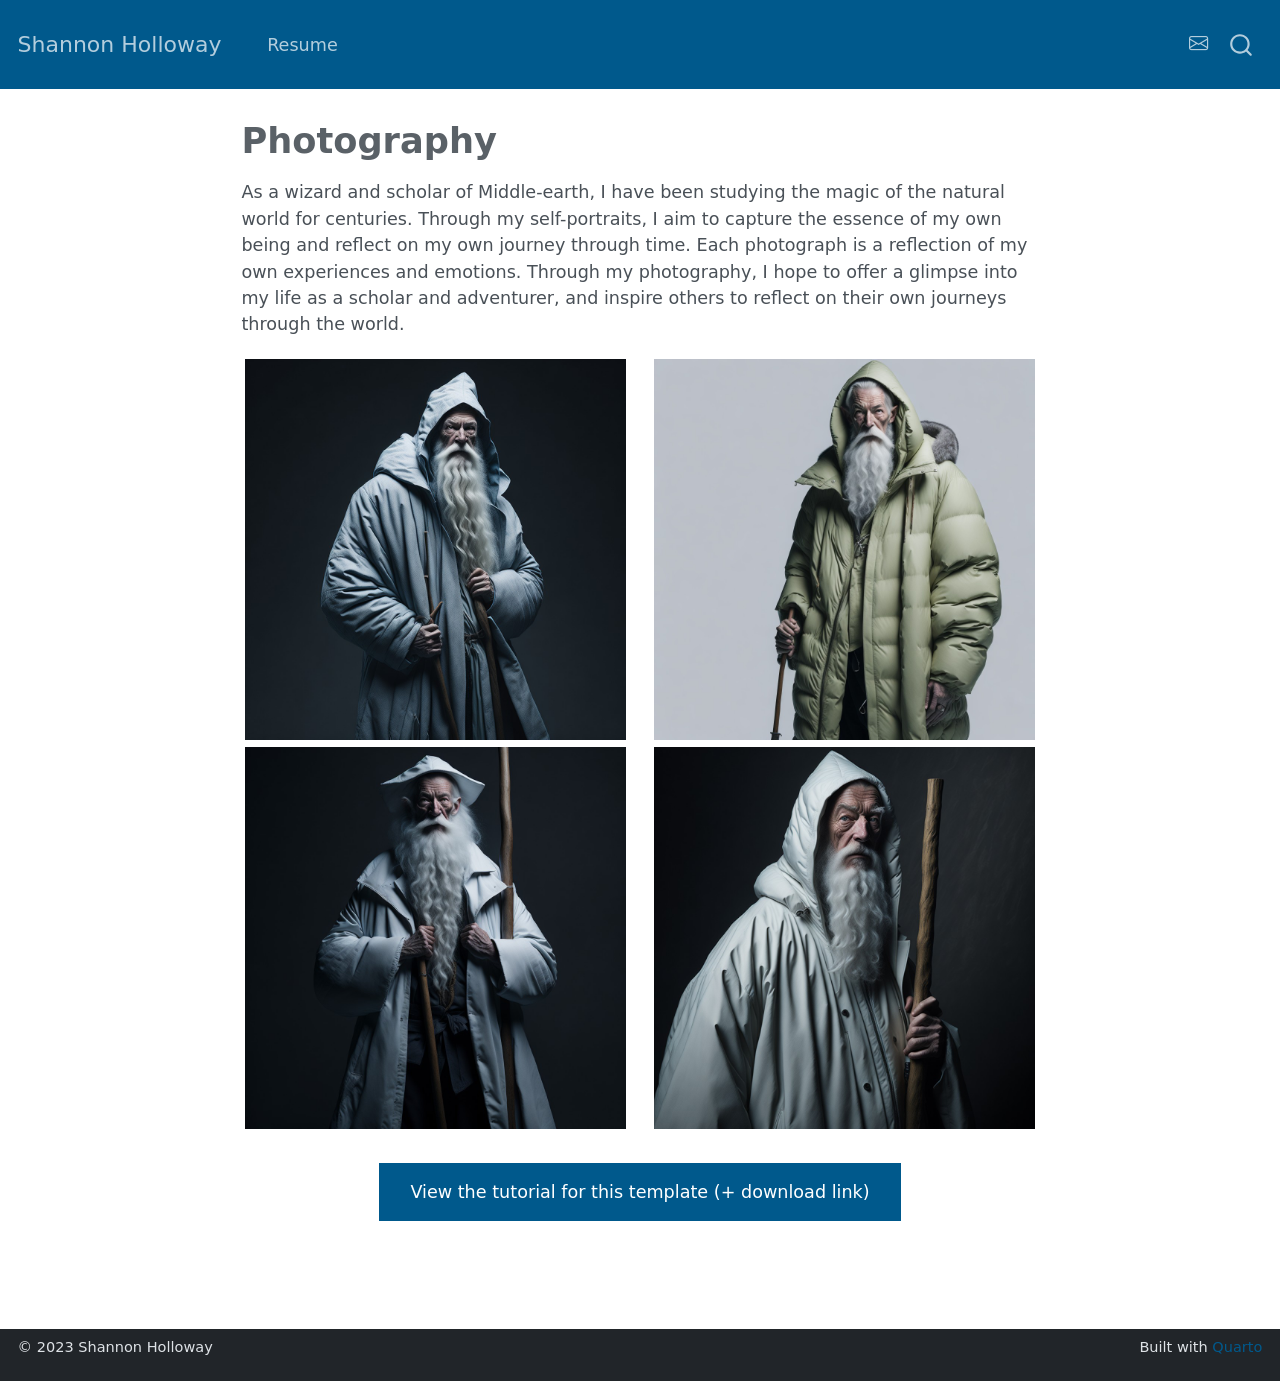
<file: docs/photography/index.html>
<!DOCTYPE html>
<html xmlns="http://www.w3.org/1999/xhtml" lang="en" xml:lang="en"><head>

<meta charset="utf-8">
<meta name="generator" content="quarto-1.3.433">

<meta name="viewport" content="width=device-width, initial-scale=1.0, user-scalable=yes">


<title>Shannon Holloway - Photography</title>
<style>
code{white-space: pre-wrap;}
span.smallcaps{font-variant: small-caps;}
div.columns{display: flex; gap: min(4vw, 1.5em);}
div.column{flex: auto; overflow-x: auto;}
div.hanging-indent{margin-left: 1.5em; text-indent: -1.5em;}
ul.task-list{list-style: none;}
ul.task-list li input[type="checkbox"] {
  width: 0.8em;
  margin: 0 0.8em 0.2em -1em; /* quarto-specific, see https://github.com/quarto-dev/quarto-cli/issues/4556 */ 
  vertical-align: middle;
}
</style>


<script src="../site_libs/quarto-nav/quarto-nav.js"></script>
<script src="../site_libs/quarto-nav/headroom.min.js"></script>
<script src="../site_libs/clipboard/clipboard.min.js"></script>
<script src="../site_libs/quarto-search/autocomplete.umd.js"></script>
<script src="../site_libs/quarto-search/fuse.min.js"></script>
<script src="../site_libs/quarto-search/quarto-search.js"></script>
<meta name="quarto:offset" content="../">
<link href="../img/SLH-favicon.png" rel="icon" type="image/png">
<script src="../site_libs/quarto-html/quarto.js"></script>
<script src="../site_libs/quarto-html/popper.min.js"></script>
<script src="../site_libs/quarto-html/tippy.umd.min.js"></script>
<script src="../site_libs/quarto-html/anchor.min.js"></script>
<link href="../site_libs/quarto-html/tippy.css" rel="stylesheet">
<link href="../site_libs/quarto-html/quarto-syntax-highlighting.css" rel="stylesheet" id="quarto-text-highlighting-styles">
<script src="../site_libs/bootstrap/bootstrap.min.js"></script>
<link href="../site_libs/bootstrap/bootstrap-icons.css" rel="stylesheet">
<link href="../site_libs/bootstrap/bootstrap.min.css" rel="stylesheet" id="quarto-bootstrap" data-mode="light">
<script id="quarto-search-options" type="application/json">{
  "location": "navbar",
  "copy-button": false,
  "collapse-after": 3,
  "panel-placement": "end",
  "type": "overlay",
  "limit": 20,
  "language": {
    "search-no-results-text": "No results",
    "search-matching-documents-text": "matching documents",
    "search-copy-link-title": "Copy link to search",
    "search-hide-matches-text": "Hide additional matches",
    "search-more-match-text": "more match in this document",
    "search-more-matches-text": "more matches in this document",
    "search-clear-button-title": "Clear",
    "search-detached-cancel-button-title": "Cancel",
    "search-submit-button-title": "Submit",
    "search-label": "Search"
  }
}</script>
<script async="" src="https://www.googletagmanager.com/gtag/js?id=G-K50ZLQV0CG"></script>

<script type="text/javascript">

window.dataLayer = window.dataLayer || [];
function gtag(){dataLayer.push(arguments);}
gtag('js', new Date());
gtag('config', 'G-K50ZLQV0CG', { 'anonymize_ip': true});
</script>


</head>

<body class="nav-fixed fullcontent">

<div id="quarto-search-results"></div>
  <header id="quarto-header" class="headroom fixed-top">
    <nav class="navbar navbar-expand-lg navbar-dark ">
      <div class="navbar-container container-fluid">
      <div class="navbar-brand-container">
    <a class="navbar-brand" href="../index.html">
    <span class="navbar-title">Shannon Holloway</span>
    </a>
  </div>
            <div id="quarto-search" class="" title="Search"></div>
          <button class="navbar-toggler" type="button" data-bs-toggle="collapse" data-bs-target="#navbarCollapse" aria-controls="navbarCollapse" aria-expanded="false" aria-label="Toggle navigation" onclick="if (window.quartoToggleHeadroom) { window.quartoToggleHeadroom(); }">
  <span class="navbar-toggler-icon"></span>
</button>
          <div class="collapse navbar-collapse" id="navbarCollapse">
            <ul class="navbar-nav navbar-nav-scroll me-auto">
  <li class="nav-item">
    <a class="nav-link" href="../cv/index.html" rel="" target="">
 <span class="menu-text">Resume</span></a>
  </li>  
</ul>
            <ul class="navbar-nav navbar-nav-scroll ms-auto">
  <li class="nav-item compact">
    <a class="nav-link" href="mailto:info@shannonholloway.com" rel="" target=""><i class="bi bi-envelope" role="img" aria-label="email">
</i> 
 <span class="menu-text"></span></a>
  </li>  
</ul>
            <div class="quarto-navbar-tools">
</div>
          </div> <!-- /navcollapse -->
      </div> <!-- /container-fluid -->
    </nav>
</header>
<!-- content -->
<div id="quarto-content" class="quarto-container page-columns page-rows-contents page-layout-article page-navbar">
<!-- sidebar -->
<!-- margin-sidebar -->
    
<!-- main -->
<main class="content" id="quarto-document-content">

<header id="title-block-header" class="quarto-title-block default">
<div class="quarto-title">
<h1 class="title">Photography</h1>
</div>



<div class="quarto-title-meta">

    
  
    
  </div>
  

</header>

<p>As a wizard and scholar of Middle-earth, I have been studying the magic of the natural world for centuries. Through my self-portraits, I aim to capture the essence of my own being and reflect on my own journey through time. Each photograph is a reflection of my own experiences and emotions. Through my photography, I hope to offer a glimpse into my life as a scholar and adventurer, and inspire others to reflect on their own journeys through the world.</p>
<div class="quarto-layout-panel">
<div class="quarto-layout-row quarto-layout-valign-top">
<div class="quarto-layout-cell" style="flex-basis: 50.0%;justify-content: center;">
<p><img src="gandalf_image_1.jpg" class="img-fluid"></p>
</div>
<div class="quarto-layout-cell" style="flex-basis: 50.0%;justify-content: center;">
<p><img src="gandalf_image_2.jpg" class="img-fluid"></p>
</div>
</div>
<div class="quarto-layout-row quarto-layout-valign-top">
<div class="quarto-layout-cell" style="flex-basis: 50.0%;justify-content: center;">
<p><img src="gandalf_image_3.jpg" class="img-fluid"></p>
</div>
<div class="quarto-layout-cell" style="flex-basis: 50.0%;justify-content: center;">
<p><img src="gandalf_image_4.jpg" class="img-fluid"></p>
</div>
</div>
</div>
<div style="margin: 30px; text-align: center;">
<a class="btn btn-primary" href="https://www.marvinschmitt.com/blog/website-tutorial-quarto/" role="button" target="_blank" style="padding: 15px 30px;">View the tutorial for this template (+ download link)</a>
</div>



</main> <!-- /main -->
<script id="quarto-html-after-body" type="application/javascript">
window.document.addEventListener("DOMContentLoaded", function (event) {
  const toggleBodyColorMode = (bsSheetEl) => {
    const mode = bsSheetEl.getAttribute("data-mode");
    const bodyEl = window.document.querySelector("body");
    if (mode === "dark") {
      bodyEl.classList.add("quarto-dark");
      bodyEl.classList.remove("quarto-light");
    } else {
      bodyEl.classList.add("quarto-light");
      bodyEl.classList.remove("quarto-dark");
    }
  }
  const toggleBodyColorPrimary = () => {
    const bsSheetEl = window.document.querySelector("link#quarto-bootstrap");
    if (bsSheetEl) {
      toggleBodyColorMode(bsSheetEl);
    }
  }
  toggleBodyColorPrimary();  
  const icon = "";
  const anchorJS = new window.AnchorJS();
  anchorJS.options = {
    placement: 'right',
    icon: icon
  };
  anchorJS.add('.anchored');
  const isCodeAnnotation = (el) => {
    for (const clz of el.classList) {
      if (clz.startsWith('code-annotation-')) {                     
        return true;
      }
    }
    return false;
  }
  const clipboard = new window.ClipboardJS('.code-copy-button', {
    text: function(trigger) {
      const codeEl = trigger.previousElementSibling.cloneNode(true);
      for (const childEl of codeEl.children) {
        if (isCodeAnnotation(childEl)) {
          childEl.remove();
        }
      }
      return codeEl.innerText;
    }
  });
  clipboard.on('success', function(e) {
    // button target
    const button = e.trigger;
    // don't keep focus
    button.blur();
    // flash "checked"
    button.classList.add('code-copy-button-checked');
    var currentTitle = button.getAttribute("title");
    button.setAttribute("title", "Copied!");
    let tooltip;
    if (window.bootstrap) {
      button.setAttribute("data-bs-toggle", "tooltip");
      button.setAttribute("data-bs-placement", "left");
      button.setAttribute("data-bs-title", "Copied!");
      tooltip = new bootstrap.Tooltip(button, 
        { trigger: "manual", 
          customClass: "code-copy-button-tooltip",
          offset: [0, -8]});
      tooltip.show();    
    }
    setTimeout(function() {
      if (tooltip) {
        tooltip.hide();
        button.removeAttribute("data-bs-title");
        button.removeAttribute("data-bs-toggle");
        button.removeAttribute("data-bs-placement");
      }
      button.setAttribute("title", currentTitle);
      button.classList.remove('code-copy-button-checked');
    }, 1000);
    // clear code selection
    e.clearSelection();
  });
  function tippyHover(el, contentFn) {
    const config = {
      allowHTML: true,
      content: contentFn,
      maxWidth: 500,
      delay: 100,
      arrow: false,
      appendTo: function(el) {
          return el.parentElement;
      },
      interactive: true,
      interactiveBorder: 10,
      theme: 'quarto',
      placement: 'bottom-start'
    };
    window.tippy(el, config); 
  }
  const noterefs = window.document.querySelectorAll('a[role="doc-noteref"]');
  for (var i=0; i<noterefs.length; i++) {
    const ref = noterefs[i];
    tippyHover(ref, function() {
      // use id or data attribute instead here
      let href = ref.getAttribute('data-footnote-href') || ref.getAttribute('href');
      try { href = new URL(href).hash; } catch {}
      const id = href.replace(/^#\/?/, "");
      const note = window.document.getElementById(id);
      return note.innerHTML;
    });
  }
      let selectedAnnoteEl;
      const selectorForAnnotation = ( cell, annotation) => {
        let cellAttr = 'data-code-cell="' + cell + '"';
        let lineAttr = 'data-code-annotation="' +  annotation + '"';
        const selector = 'span[' + cellAttr + '][' + lineAttr + ']';
        return selector;
      }
      const selectCodeLines = (annoteEl) => {
        const doc = window.document;
        const targetCell = annoteEl.getAttribute("data-target-cell");
        const targetAnnotation = annoteEl.getAttribute("data-target-annotation");
        const annoteSpan = window.document.querySelector(selectorForAnnotation(targetCell, targetAnnotation));
        const lines = annoteSpan.getAttribute("data-code-lines").split(",");
        const lineIds = lines.map((line) => {
          return targetCell + "-" + line;
        })
        let top = null;
        let height = null;
        let parent = null;
        if (lineIds.length > 0) {
            //compute the position of the single el (top and bottom and make a div)
            const el = window.document.getElementById(lineIds[0]);
            top = el.offsetTop;
            height = el.offsetHeight;
            parent = el.parentElement.parentElement;
          if (lineIds.length > 1) {
            const lastEl = window.document.getElementById(lineIds[lineIds.length - 1]);
            const bottom = lastEl.offsetTop + lastEl.offsetHeight;
            height = bottom - top;
          }
          if (top !== null && height !== null && parent !== null) {
            // cook up a div (if necessary) and position it 
            let div = window.document.getElementById("code-annotation-line-highlight");
            if (div === null) {
              div = window.document.createElement("div");
              div.setAttribute("id", "code-annotation-line-highlight");
              div.style.position = 'absolute';
              parent.appendChild(div);
            }
            div.style.top = top - 2 + "px";
            div.style.height = height + 4 + "px";
            let gutterDiv = window.document.getElementById("code-annotation-line-highlight-gutter");
            if (gutterDiv === null) {
              gutterDiv = window.document.createElement("div");
              gutterDiv.setAttribute("id", "code-annotation-line-highlight-gutter");
              gutterDiv.style.position = 'absolute';
              const codeCell = window.document.getElementById(targetCell);
              const gutter = codeCell.querySelector('.code-annotation-gutter');
              gutter.appendChild(gutterDiv);
            }
            gutterDiv.style.top = top - 2 + "px";
            gutterDiv.style.height = height + 4 + "px";
          }
          selectedAnnoteEl = annoteEl;
        }
      };
      const unselectCodeLines = () => {
        const elementsIds = ["code-annotation-line-highlight", "code-annotation-line-highlight-gutter"];
        elementsIds.forEach((elId) => {
          const div = window.document.getElementById(elId);
          if (div) {
            div.remove();
          }
        });
        selectedAnnoteEl = undefined;
      };
      // Attach click handler to the DT
      const annoteDls = window.document.querySelectorAll('dt[data-target-cell]');
      for (const annoteDlNode of annoteDls) {
        annoteDlNode.addEventListener('click', (event) => {
          const clickedEl = event.target;
          if (clickedEl !== selectedAnnoteEl) {
            unselectCodeLines();
            const activeEl = window.document.querySelector('dt[data-target-cell].code-annotation-active');
            if (activeEl) {
              activeEl.classList.remove('code-annotation-active');
            }
            selectCodeLines(clickedEl);
            clickedEl.classList.add('code-annotation-active');
          } else {
            // Unselect the line
            unselectCodeLines();
            clickedEl.classList.remove('code-annotation-active');
          }
        });
      }
  const findCites = (el) => {
    const parentEl = el.parentElement;
    if (parentEl) {
      const cites = parentEl.dataset.cites;
      if (cites) {
        return {
          el,
          cites: cites.split(' ')
        };
      } else {
        return findCites(el.parentElement)
      }
    } else {
      return undefined;
    }
  };
  var bibliorefs = window.document.querySelectorAll('a[role="doc-biblioref"]');
  for (var i=0; i<bibliorefs.length; i++) {
    const ref = bibliorefs[i];
    const citeInfo = findCites(ref);
    if (citeInfo) {
      tippyHover(citeInfo.el, function() {
        var popup = window.document.createElement('div');
        citeInfo.cites.forEach(function(cite) {
          var citeDiv = window.document.createElement('div');
          citeDiv.classList.add('hanging-indent');
          citeDiv.classList.add('csl-entry');
          var biblioDiv = window.document.getElementById('ref-' + cite);
          if (biblioDiv) {
            citeDiv.innerHTML = biblioDiv.innerHTML;
          }
          popup.appendChild(citeDiv);
        });
        return popup.innerHTML;
      });
    }
  }
});
</script>
</div> <!-- /content -->
<footer class="footer">
  <div class="nav-footer">
    <div class="nav-footer-left"><span class="faux-block">© 2023 Shannon Holloway </span></div>   
    <div class="nav-footer-center">
      &nbsp;
    </div>
    <div class="nav-footer-right"><span class="faux-block">Built with <a href="https://quarto.org/">Quarto</a></span></div>
  </div>
</footer>



</body></html>
</file>
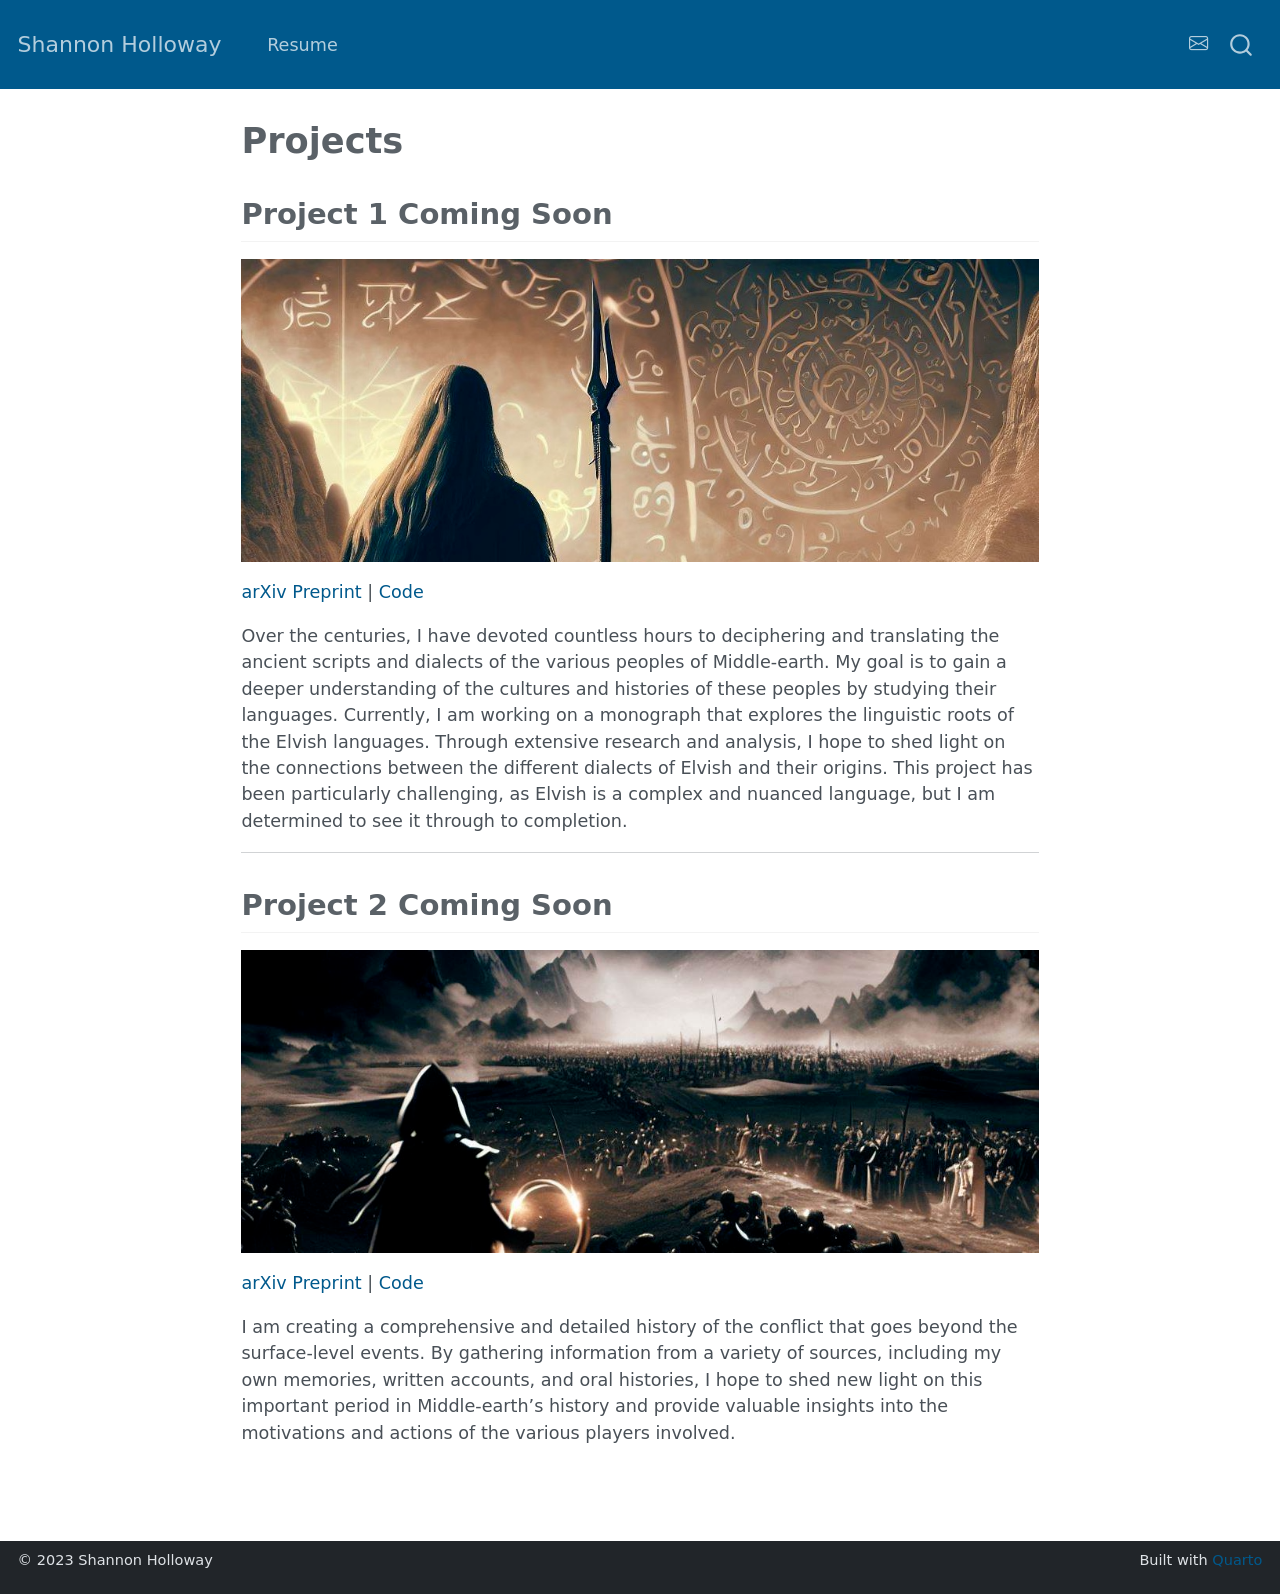
<file: docs/projects/index.html>
<!DOCTYPE html>
<html xmlns="http://www.w3.org/1999/xhtml" lang="en" xml:lang="en"><head>

<meta charset="utf-8">
<meta name="generator" content="quarto-1.3.433">

<meta name="viewport" content="width=device-width, initial-scale=1.0, user-scalable=yes">


<title>Shannon Holloway - Projects</title>
<style>
code{white-space: pre-wrap;}
span.smallcaps{font-variant: small-caps;}
div.columns{display: flex; gap: min(4vw, 1.5em);}
div.column{flex: auto; overflow-x: auto;}
div.hanging-indent{margin-left: 1.5em; text-indent: -1.5em;}
ul.task-list{list-style: none;}
ul.task-list li input[type="checkbox"] {
  width: 0.8em;
  margin: 0 0.8em 0.2em -1em; /* quarto-specific, see https://github.com/quarto-dev/quarto-cli/issues/4556 */ 
  vertical-align: middle;
}
</style>


<script src="../site_libs/quarto-nav/quarto-nav.js"></script>
<script src="../site_libs/quarto-nav/headroom.min.js"></script>
<script src="../site_libs/clipboard/clipboard.min.js"></script>
<script src="../site_libs/quarto-search/autocomplete.umd.js"></script>
<script src="../site_libs/quarto-search/fuse.min.js"></script>
<script src="../site_libs/quarto-search/quarto-search.js"></script>
<meta name="quarto:offset" content="../">
<link href="../img/SLH-favicon.png" rel="icon" type="image/png">
<script src="../site_libs/quarto-html/quarto.js"></script>
<script src="../site_libs/quarto-html/popper.min.js"></script>
<script src="../site_libs/quarto-html/tippy.umd.min.js"></script>
<script src="../site_libs/quarto-html/anchor.min.js"></script>
<link href="../site_libs/quarto-html/tippy.css" rel="stylesheet">
<link href="../site_libs/quarto-html/quarto-syntax-highlighting.css" rel="stylesheet" id="quarto-text-highlighting-styles">
<script src="../site_libs/bootstrap/bootstrap.min.js"></script>
<link href="../site_libs/bootstrap/bootstrap-icons.css" rel="stylesheet">
<link href="../site_libs/bootstrap/bootstrap.min.css" rel="stylesheet" id="quarto-bootstrap" data-mode="light">
<script id="quarto-search-options" type="application/json">{
  "location": "navbar",
  "copy-button": false,
  "collapse-after": 3,
  "panel-placement": "end",
  "type": "overlay",
  "limit": 20,
  "language": {
    "search-no-results-text": "No results",
    "search-matching-documents-text": "matching documents",
    "search-copy-link-title": "Copy link to search",
    "search-hide-matches-text": "Hide additional matches",
    "search-more-match-text": "more match in this document",
    "search-more-matches-text": "more matches in this document",
    "search-clear-button-title": "Clear",
    "search-detached-cancel-button-title": "Cancel",
    "search-submit-button-title": "Submit",
    "search-label": "Search"
  }
}</script>
<script async="" src="https://www.googletagmanager.com/gtag/js?id=G-K50ZLQV0CG"></script>

<script type="text/javascript">

window.dataLayer = window.dataLayer || [];
function gtag(){dataLayer.push(arguments);}
gtag('js', new Date());
gtag('config', 'G-K50ZLQV0CG', { 'anonymize_ip': true});
</script>


</head>

<body class="nav-fixed fullcontent">

<div id="quarto-search-results"></div>
  <header id="quarto-header" class="headroom fixed-top">
    <nav class="navbar navbar-expand-lg navbar-dark ">
      <div class="navbar-container container-fluid">
      <div class="navbar-brand-container">
    <a class="navbar-brand" href="../index.html">
    <span class="navbar-title">Shannon Holloway</span>
    </a>
  </div>
            <div id="quarto-search" class="" title="Search"></div>
          <button class="navbar-toggler" type="button" data-bs-toggle="collapse" data-bs-target="#navbarCollapse" aria-controls="navbarCollapse" aria-expanded="false" aria-label="Toggle navigation" onclick="if (window.quartoToggleHeadroom) { window.quartoToggleHeadroom(); }">
  <span class="navbar-toggler-icon"></span>
</button>
          <div class="collapse navbar-collapse" id="navbarCollapse">
            <ul class="navbar-nav navbar-nav-scroll me-auto">
  <li class="nav-item">
    <a class="nav-link" href="../cv/index.html" rel="" target="">
 <span class="menu-text">Resume</span></a>
  </li>  
</ul>
            <ul class="navbar-nav navbar-nav-scroll ms-auto">
  <li class="nav-item compact">
    <a class="nav-link" href="mailto:info@shannonholloway.com" rel="" target=""><i class="bi bi-envelope" role="img" aria-label="email">
</i> 
 <span class="menu-text"></span></a>
  </li>  
</ul>
            <div class="quarto-navbar-tools">
</div>
          </div> <!-- /navcollapse -->
      </div> <!-- /container-fluid -->
    </nav>
</header>
<!-- content -->
<div id="quarto-content" class="quarto-container page-columns page-rows-contents page-layout-article page-navbar">
<!-- sidebar -->
<!-- margin-sidebar -->
    
<!-- main -->
<main class="content" id="quarto-document-content">

<header id="title-block-header" class="quarto-title-block default">
<div class="quarto-title">
<h1 class="title">Projects</h1>
</div>



<div class="quarto-title-meta">

    
  
    
  </div>
  

</header>

<section id="project-1-coming-soon" class="level2">
<h2 class="anchored" data-anchor-id="project-1-coming-soon">Project 1 Coming Soon</h2>
<p><img src="project_1_banner.png" style="height: 100%; width: 100%; object-fit: contain" onclick="window.open('https://arxiv.org/abs/2210.07278', 'blank');"></p>
<p><a href="https://arxiv.org/abs/2210.07278" target="_blank">arXiv Preprint</a> | <a href="https://github.com/marvinschmitt/MetaUncertaintyPaper" target="_blank">Code</a><br></p>
<p>Over the centuries, I have devoted countless hours to deciphering and translating the ancient scripts and dialects of the various peoples of Middle-earth. My goal is to gain a deeper understanding of the cultures and histories of these peoples by studying their languages. Currently, I am working on a monograph that explores the linguistic roots of the Elvish languages. Through extensive research and analysis, I hope to shed light on the connections between the different dialects of Elvish and their origins. This project has been particularly challenging, as Elvish is a complex and nuanced language, but I am determined to see it through to completion.</p>
<hr>
</section>
<section id="project-2-coming-soon" class="level2">
<h2 class="anchored" data-anchor-id="project-2-coming-soon">Project 2 Coming Soon</h2>
<p><img src="project_2_banner.png" style="height: 100%; width: 100%; object-fit: contain" onclick="window.open('https://arxiv.org/abs/2112.08866', 'blank');"></p>
<p><a href="https://arxiv.org/abs/2112.08866" target="_blank">arXiv Preprint</a> | <a href="https://github.com/marvinschmitt/ModelMisspecificationBF" target="_blank">Code</a><br></p>
<p>I am creating a comprehensive and detailed history of the conflict that goes beyond the surface-level events. By gathering information from a variety of sources, including my own memories, written accounts, and oral histories, I hope to shed new light on this important period in Middle-earth’s history and provide valuable insights into the motivations and actions of the various players involved.</p>


</section>

</main> <!-- /main -->
<script id="quarto-html-after-body" type="application/javascript">
window.document.addEventListener("DOMContentLoaded", function (event) {
  const toggleBodyColorMode = (bsSheetEl) => {
    const mode = bsSheetEl.getAttribute("data-mode");
    const bodyEl = window.document.querySelector("body");
    if (mode === "dark") {
      bodyEl.classList.add("quarto-dark");
      bodyEl.classList.remove("quarto-light");
    } else {
      bodyEl.classList.add("quarto-light");
      bodyEl.classList.remove("quarto-dark");
    }
  }
  const toggleBodyColorPrimary = () => {
    const bsSheetEl = window.document.querySelector("link#quarto-bootstrap");
    if (bsSheetEl) {
      toggleBodyColorMode(bsSheetEl);
    }
  }
  toggleBodyColorPrimary();  
  const icon = "";
  const anchorJS = new window.AnchorJS();
  anchorJS.options = {
    placement: 'right',
    icon: icon
  };
  anchorJS.add('.anchored');
  const isCodeAnnotation = (el) => {
    for (const clz of el.classList) {
      if (clz.startsWith('code-annotation-')) {                     
        return true;
      }
    }
    return false;
  }
  const clipboard = new window.ClipboardJS('.code-copy-button', {
    text: function(trigger) {
      const codeEl = trigger.previousElementSibling.cloneNode(true);
      for (const childEl of codeEl.children) {
        if (isCodeAnnotation(childEl)) {
          childEl.remove();
        }
      }
      return codeEl.innerText;
    }
  });
  clipboard.on('success', function(e) {
    // button target
    const button = e.trigger;
    // don't keep focus
    button.blur();
    // flash "checked"
    button.classList.add('code-copy-button-checked');
    var currentTitle = button.getAttribute("title");
    button.setAttribute("title", "Copied!");
    let tooltip;
    if (window.bootstrap) {
      button.setAttribute("data-bs-toggle", "tooltip");
      button.setAttribute("data-bs-placement", "left");
      button.setAttribute("data-bs-title", "Copied!");
      tooltip = new bootstrap.Tooltip(button, 
        { trigger: "manual", 
          customClass: "code-copy-button-tooltip",
          offset: [0, -8]});
      tooltip.show();    
    }
    setTimeout(function() {
      if (tooltip) {
        tooltip.hide();
        button.removeAttribute("data-bs-title");
        button.removeAttribute("data-bs-toggle");
        button.removeAttribute("data-bs-placement");
      }
      button.setAttribute("title", currentTitle);
      button.classList.remove('code-copy-button-checked');
    }, 1000);
    // clear code selection
    e.clearSelection();
  });
  function tippyHover(el, contentFn) {
    const config = {
      allowHTML: true,
      content: contentFn,
      maxWidth: 500,
      delay: 100,
      arrow: false,
      appendTo: function(el) {
          return el.parentElement;
      },
      interactive: true,
      interactiveBorder: 10,
      theme: 'quarto',
      placement: 'bottom-start'
    };
    window.tippy(el, config); 
  }
  const noterefs = window.document.querySelectorAll('a[role="doc-noteref"]');
  for (var i=0; i<noterefs.length; i++) {
    const ref = noterefs[i];
    tippyHover(ref, function() {
      // use id or data attribute instead here
      let href = ref.getAttribute('data-footnote-href') || ref.getAttribute('href');
      try { href = new URL(href).hash; } catch {}
      const id = href.replace(/^#\/?/, "");
      const note = window.document.getElementById(id);
      return note.innerHTML;
    });
  }
      let selectedAnnoteEl;
      const selectorForAnnotation = ( cell, annotation) => {
        let cellAttr = 'data-code-cell="' + cell + '"';
        let lineAttr = 'data-code-annotation="' +  annotation + '"';
        const selector = 'span[' + cellAttr + '][' + lineAttr + ']';
        return selector;
      }
      const selectCodeLines = (annoteEl) => {
        const doc = window.document;
        const targetCell = annoteEl.getAttribute("data-target-cell");
        const targetAnnotation = annoteEl.getAttribute("data-target-annotation");
        const annoteSpan = window.document.querySelector(selectorForAnnotation(targetCell, targetAnnotation));
        const lines = annoteSpan.getAttribute("data-code-lines").split(",");
        const lineIds = lines.map((line) => {
          return targetCell + "-" + line;
        })
        let top = null;
        let height = null;
        let parent = null;
        if (lineIds.length > 0) {
            //compute the position of the single el (top and bottom and make a div)
            const el = window.document.getElementById(lineIds[0]);
            top = el.offsetTop;
            height = el.offsetHeight;
            parent = el.parentElement.parentElement;
          if (lineIds.length > 1) {
            const lastEl = window.document.getElementById(lineIds[lineIds.length - 1]);
            const bottom = lastEl.offsetTop + lastEl.offsetHeight;
            height = bottom - top;
          }
          if (top !== null && height !== null && parent !== null) {
            // cook up a div (if necessary) and position it 
            let div = window.document.getElementById("code-annotation-line-highlight");
            if (div === null) {
              div = window.document.createElement("div");
              div.setAttribute("id", "code-annotation-line-highlight");
              div.style.position = 'absolute';
              parent.appendChild(div);
            }
            div.style.top = top - 2 + "px";
            div.style.height = height + 4 + "px";
            let gutterDiv = window.document.getElementById("code-annotation-line-highlight-gutter");
            if (gutterDiv === null) {
              gutterDiv = window.document.createElement("div");
              gutterDiv.setAttribute("id", "code-annotation-line-highlight-gutter");
              gutterDiv.style.position = 'absolute';
              const codeCell = window.document.getElementById(targetCell);
              const gutter = codeCell.querySelector('.code-annotation-gutter');
              gutter.appendChild(gutterDiv);
            }
            gutterDiv.style.top = top - 2 + "px";
            gutterDiv.style.height = height + 4 + "px";
          }
          selectedAnnoteEl = annoteEl;
        }
      };
      const unselectCodeLines = () => {
        const elementsIds = ["code-annotation-line-highlight", "code-annotation-line-highlight-gutter"];
        elementsIds.forEach((elId) => {
          const div = window.document.getElementById(elId);
          if (div) {
            div.remove();
          }
        });
        selectedAnnoteEl = undefined;
      };
      // Attach click handler to the DT
      const annoteDls = window.document.querySelectorAll('dt[data-target-cell]');
      for (const annoteDlNode of annoteDls) {
        annoteDlNode.addEventListener('click', (event) => {
          const clickedEl = event.target;
          if (clickedEl !== selectedAnnoteEl) {
            unselectCodeLines();
            const activeEl = window.document.querySelector('dt[data-target-cell].code-annotation-active');
            if (activeEl) {
              activeEl.classList.remove('code-annotation-active');
            }
            selectCodeLines(clickedEl);
            clickedEl.classList.add('code-annotation-active');
          } else {
            // Unselect the line
            unselectCodeLines();
            clickedEl.classList.remove('code-annotation-active');
          }
        });
      }
  const findCites = (el) => {
    const parentEl = el.parentElement;
    if (parentEl) {
      const cites = parentEl.dataset.cites;
      if (cites) {
        return {
          el,
          cites: cites.split(' ')
        };
      } else {
        return findCites(el.parentElement)
      }
    } else {
      return undefined;
    }
  };
  var bibliorefs = window.document.querySelectorAll('a[role="doc-biblioref"]');
  for (var i=0; i<bibliorefs.length; i++) {
    const ref = bibliorefs[i];
    const citeInfo = findCites(ref);
    if (citeInfo) {
      tippyHover(citeInfo.el, function() {
        var popup = window.document.createElement('div');
        citeInfo.cites.forEach(function(cite) {
          var citeDiv = window.document.createElement('div');
          citeDiv.classList.add('hanging-indent');
          citeDiv.classList.add('csl-entry');
          var biblioDiv = window.document.getElementById('ref-' + cite);
          if (biblioDiv) {
            citeDiv.innerHTML = biblioDiv.innerHTML;
          }
          popup.appendChild(citeDiv);
        });
        return popup.innerHTML;
      });
    }
  }
});
</script>
</div> <!-- /content -->
<footer class="footer">
  <div class="nav-footer">
    <div class="nav-footer-left"><span class="faux-block">© 2023 Shannon Holloway </span></div>   
    <div class="nav-footer-center">
      &nbsp;
    </div>
    <div class="nav-footer-right"><span class="faux-block">Built with <a href="https://quarto.org/">Quarto</a></span></div>
  </div>
</footer>



</body></html>
</file>
<file: assets/css/noscript.css>
/*
	Lens by HTML5 UP
	html5up.net | @ajlkn
	Free for personal and commercial use under the CCA 3.0 license (html5up.net/license)
*/

/* Main */

	#main {
		opacity: 1 !important;
		right: 0 !important;
	}

	body:before {
		content: 'Javascript is disabled :(';
		display: block;
		position: absolute;
		top: 50%;
		width: calc(100% - 22.5em * 0.333333333);
		height: 4em;
		margin-top: -2em;
		color: #282828;
		cursor: default;
		font-size: 3em;
		line-height: 4em;
		text-align: center;
		white-space: nowrap;
		left: 0;
	}
</file>
<file: docs/site_libs/quarto-html/tippy.css>
.tippy-box[data-animation=fade][data-state=hidden]{opacity:0}[data-tippy-root]{max-width:calc(100vw - 10px)}.tippy-box{position:relative;background-color:#333;color:#fff;border-radius:4px;font-size:14px;line-height:1.4;white-space:normal;outline:0;transition-property:transform,visibility,opacity}.tippy-box[data-placement^=top]>.tippy-arrow{bottom:0}.tippy-box[data-placement^=top]>.tippy-arrow:before{bottom:-7px;left:0;border-width:8px 8px 0;border-top-color:initial;transform-origin:center top}.tippy-box[data-placement^=bottom]>.tippy-arrow{top:0}.tippy-box[data-placement^=bottom]>.tippy-arrow:before{top:-7px;left:0;border-width:0 8px 8px;border-bottom-color:initial;transform-origin:center bottom}.tippy-box[data-placement^=left]>.tippy-arrow{right:0}.tippy-box[data-placement^=left]>.tippy-arrow:before{border-width:8px 0 8px 8px;border-left-color:initial;right:-7px;transform-origin:center left}.tippy-box[data-placement^=right]>.tippy-arrow{left:0}.tippy-box[data-placement^=right]>.tippy-arrow:before{left:-7px;border-width:8px 8px 8px 0;border-right-color:initial;transform-origin:center right}.tippy-box[data-inertia][data-state=visible]{transition-timing-function:cubic-bezier(.54,1.5,.38,1.11)}.tippy-arrow{width:16px;height:16px;color:#333}.tippy-arrow:before{content:"";position:absolute;border-color:transparent;border-style:solid}.tippy-content{position:relative;padding:5px 9px;z-index:1}
</file>
<file: docs/site_libs/quarto-html/quarto-syntax-highlighting.css>
/* quarto syntax highlight colors */
:root {
  --quarto-hl-ot-color: #003B4F;
  --quarto-hl-at-color: #657422;
  --quarto-hl-ss-color: #20794D;
  --quarto-hl-an-color: #5E5E5E;
  --quarto-hl-fu-color: #4758AB;
  --quarto-hl-st-color: #20794D;
  --quarto-hl-cf-color: #003B4F;
  --quarto-hl-op-color: #5E5E5E;
  --quarto-hl-er-color: #AD0000;
  --quarto-hl-bn-color: #AD0000;
  --quarto-hl-al-color: #AD0000;
  --quarto-hl-va-color: #111111;
  --quarto-hl-bu-color: inherit;
  --quarto-hl-ex-color: inherit;
  --quarto-hl-pp-color: #AD0000;
  --quarto-hl-in-color: #5E5E5E;
  --quarto-hl-vs-color: #20794D;
  --quarto-hl-wa-color: #5E5E5E;
  --quarto-hl-do-color: #5E5E5E;
  --quarto-hl-im-color: #00769E;
  --quarto-hl-ch-color: #20794D;
  --quarto-hl-dt-color: #AD0000;
  --quarto-hl-fl-color: #AD0000;
  --quarto-hl-co-color: #5E5E5E;
  --quarto-hl-cv-color: #5E5E5E;
  --quarto-hl-cn-color: #8f5902;
  --quarto-hl-sc-color: #5E5E5E;
  --quarto-hl-dv-color: #AD0000;
  --quarto-hl-kw-color: #003B4F;
}

/* other quarto variables */
:root {
  --quarto-font-monospace: SFMono-Regular, Menlo, Monaco, Consolas, "Liberation Mono", "Courier New", monospace;
}

pre > code.sourceCode > span {
  color: #003B4F;
}

code span {
  color: #003B4F;
}

code.sourceCode > span {
  color: #003B4F;
}

div.sourceCode,
div.sourceCode pre.sourceCode {
  color: #003B4F;
}

code span.ot {
  color: #003B4F;
  font-style: inherit;
}

code span.at {
  color: #657422;
  font-style: inherit;
}

code span.ss {
  color: #20794D;
  font-style: inherit;
}

code span.an {
  color: #5E5E5E;
  font-style: inherit;
}

code span.fu {
  color: #4758AB;
  font-style: inherit;
}

code span.st {
  color: #20794D;
  font-style: inherit;
}

code span.cf {
  color: #003B4F;
  font-style: inherit;
}

code span.op {
  color: #5E5E5E;
  font-style: inherit;
}

code span.er {
  color: #AD0000;
  font-style: inherit;
}

code span.bn {
  color: #AD0000;
  font-style: inherit;
}

code span.al {
  color: #AD0000;
  font-style: inherit;
}

code span.va {
  color: #111111;
  font-style: inherit;
}

code span.bu {
  font-style: inherit;
}

code span.ex {
  font-style: inherit;
}

code span.pp {
  color: #AD0000;
  font-style: inherit;
}

code span.in {
  color: #5E5E5E;
  font-style: inherit;
}

code span.vs {
  color: #20794D;
  font-style: inherit;
}

code span.wa {
  color: #5E5E5E;
  font-style: italic;
}

code span.do {
  color: #5E5E5E;
  font-style: italic;
}

code span.im {
  color: #00769E;
  font-style: inherit;
}

code span.ch {
  color: #20794D;
  font-style: inherit;
}

code span.dt {
  color: #AD0000;
  font-style: inherit;
}

code span.fl {
  color: #AD0000;
  font-style: inherit;
}

code span.co {
  color: #5E5E5E;
  font-style: inherit;
}

code span.cv {
  color: #5E5E5E;
  font-style: italic;
}

code span.cn {
  color: #8f5902;
  font-style: inherit;
}

code span.sc {
  color: #5E5E5E;
  font-style: inherit;
}

code span.dv {
  color: #AD0000;
  font-style: inherit;
}

code span.kw {
  color: #003B4F;
  font-style: inherit;
}

.prevent-inlining {
  content: "</";
}

/*# sourceMappingURL=debc5d5d77c3f9108843748ff7464032.css.map */
</file>
<file: assets/css/main.css>
@import url(fontawesome-all.min.css);
@import url("https://fonts.googleapis.com/css?family=Roboto:400,700");

/*
	Lens by HTML5 UP
	html5up.net | @ajlkn
	Free for personal and commercial use under the CCA 3.0 license (html5up.net/license)
*/

html, body, div, span, applet, object,
iframe, h1, h2, h3, h4, h5, h6, p, blockquote,
pre, a, abbr, acronym, address, big, cite,
code, del, dfn, em, img, ins, kbd, q, s, samp,
small, strike, strong, sub, sup, tt, var, b,
u, i, center, dl, dt, dd, ol, ul, li, fieldset,
form, label, legend, table, caption, tbody,
tfoot, thead, tr, th, td, article, aside,
canvas, details, embed, figure, figcaption,
footer, header, hgroup, menu, nav, output, ruby,
section, summary, time, mark, audio, video {
	margin: 0;
	padding: 0;
	border: 0;
	font-size: 100%;
	font: inherit;
	vertical-align: baseline;}

article, aside, details, figcaption, figure,
footer, header, hgroup, menu, nav, section {
	display: block;}

body {
	line-height: 1;
}

ol, ul {
	list-style: none;
}

blockquote, q {
	quotes: none;
}

	blockquote:before, blockquote:after, q:before, q:after {
		content: '';
		content: none;
	}

table {
	border-collapse: collapse;
	border-spacing: 0;
}

body {
	-webkit-text-size-adjust: none;
}

mark {
	background-color: transparent;
	color: inherit;
}

input::-moz-focus-inner {
	border: 0;
	padding: 0;
}

input, select, textarea {
	-moz-appearance: none;
	-webkit-appearance: none;
	-ms-appearance: none;
	appearance: none;
}

/* Basic */

	/*
			@-ms-viewport {
				width: device-width;
			}
		*/

	@media screen and (max-width: 480px) {

		html, body {
			min-width: 320px;
		}

	}

	body.is-preload-0 *, body.is-preload-0 *:before, body.is-preload-0 *:after {
		-moz-animation: none !important;
		-webkit-animation: none !important;
		-ms-animation: none !important;
		animation: none !important;
		-moz-transition: none !important;
		-webkit-transition: none !important;
		-ms-transition: none !important;
		transition: none !important;
	}

	html {
		box-sizing: border-box;
	}

	*, *:before, *:after {
		box-sizing: inherit;
	}

	html, body {
		background-color: #101010;
		overflow: hidden;
	}

/* Type */

	html {
		font-size: 16pt;
	}

		@media screen and (max-width: 1680px) {

			html {
				font-size: 12pt;
			}

		}

		@media screen and (max-width: 1280px) {

			html {
				font-size: 11pt;
			}

		}

	body {
		background-color: #fff;
		color: ##555;
	}

	body, input, select, textarea {
		font-family: "Roboto", Helvetica, sans-serif;
		font-weight: 400;
		line-height: 1.65;
		font-size: 1em;
		color: ##555;
	}

	a {
		-moz-transition: color 0.25s ease, border-bottom-color 0.25s ease;
		-webkit-transition: color 0.25s ease, border-bottom-color 0.25s ease;
		-ms-transition: color 0.25s ease, border-bottom-color 0.25s ease;
		transition: color 0.25s ease, border-bottom-color 0.25s ease;
		border-bottom: dotted 1px;
		color: inherit;
		text-decoration: none;
	}

		a:hover {
			border-bottom-color: transparent;
			color: #171c8f;
		}

	strong, b {
		font-weight: 400;
		color: #555;
	}

	em, i {
		font-style: italic;
	}

	p {
		margin: 0 0 1.25em 0;
	}

	h1, h2, h3, h4, h5, h6 {
		font-weight: 400;
		line-height: 1.25;
		margin: 0 0 0.5em 0;
		color: #555;
	}

		h1 a, h2 a, h3 a, h4 a, h5 a, h6 a {
			color: inherit;
			text-decoration: none;
		}

	h2 {
		font-size: 1.25em;
	}

	h3 {
		font-size: 1em;
	}

	h4 {
		font-size: 0.9em;
	}

	h5 {
		font-size: 0.8em;
	}

	h6 {
		font-size: 0.7em;
	}

	sub {
		font-size: 0.8em;
		position: relative;
		top: 0.5em;
	}

	sup {
		font-size: 0.8em;
		position: relative;
		top: -0.5em;
	}

	blockquote {
		border-left: solid 4px #ccc;
		font-style: italic;
		margin: 0 0 1.25em 0;
		padding: 0.3125em 0 0.3125em 1.25em;
	}

	code {
		border-radius: 4px;
		border: solid 1px;
		font-family: "Courier New", monospace;
		font-size: 0.9em;
		margin: 0 0.25em;
		padding: 0.25em 0.65em;
		border-color: #ccc;
	}

	pre {
		-webkit-overflow-scrolling: touch;
		font-family: "Courier New", monospace;
		font-size: 0.9em;
		margin: 0 0 1.25em 0;
	}

		pre code {
			display: block;
			padding: 1em 1.5em;
			overflow-x: auto;
		}

	hr {
		border: 0;
		border-bottom: solid 1px #ccc;
		margin: 1.25em 0;
	}

		hr.major {
			margin: 1.875em 0;
		}

	.align-left {
		text-align: left;
	}

	.align-center {
		text-align: center;
	}

	.align-right {
		text-align: right;
	}

/* Button */

	input[type="submit"],
	input[type="reset"],
	input[type="button"],
	button,
	.button {
		-moz-appearance: none;
		-webkit-appearance: none;
		-ms-appearance: none;
		appearance: none;
		-moz-transition: background-color 0.25s ease-in-out, border-color 0.25s ease-in-out, color 0.25s ease-in-out;
		-webkit-transition: background-color 0.25s ease-in-out, border-color 0.25s ease-in-out, color 0.25s ease-in-out;
		-ms-transition: background-color 0.25s ease-in-out, border-color 0.25s ease-in-out, color 0.25s ease-in-out;
		transition: background-color 0.25s ease-in-out, border-color 0.25s ease-in-out, color 0.25s ease-in-out;
		background-color: transparent;
		border-radius: 4px;
		border: solid 1px #ccc;
		color: #555;
		cursor: pointer;
		display: inline-block;
		line-height: 1;
		padding: 0.75em 1.5em;
		text-align: center;
		text-decoration: none;
		white-space: nowrap;
	}

		input[type="submit"]:hover,
		input[type="reset"]:hover,
		input[type="button"]:hover,
		button:hover,
		.button:hover {
			border-color: #171c8f;
			color: #171c8f;
		}

			input[type="submit"]:hover:active,
			input[type="reset"]:hover:active,
			input[type="button"]:hover:active,
			button:hover:active,
			.button:hover:active {
				background-color: rgba(0, 211, 183, 0.15);
			}

		input[type="submit"].icon,
		input[type="reset"].icon,
		input[type="button"].icon,
		button.icon,
		.button.icon {
			padding-left: 1.35em;
		}

			input[type="submit"].icon:before,
			input[type="reset"].icon:before,
			input[type="button"].icon:before,
			button.icon:before,
			.button.icon:before {
				margin-right: 0.5em;
			}

		input[type="submit"].fit,
		input[type="reset"].fit,
		input[type="button"].fit,
		button.fit,
		.button.fit {
			width: 100%;
		}

		input[type="submit"].small,
		input[type="reset"].small,
		input[type="button"].small,
		button.small,
		.button.small {
			font-size: 0.8em;
		}

		input[type="submit"].large,
		input[type="reset"].large,
		input[type="button"].large,
		button.large,
		.button.large {
			font-size: 1.35em;
		}

		input[type="submit"].disabled, input[type="submit"]:disabled,
		input[type="reset"].disabled,
		input[type="reset"]:disabled,
		input[type="button"].disabled,
		input[type="button"]:disabled,
		button.disabled,
		button:disabled,
		.button.disabled,
		.button:disabled {
			pointer-events: none;
			opacity: 0.25;
		}

/* Form */

	form {
		margin: 0 0 1.25em 0;
	}

	label {
		color: #555;
		display: block;
		font-size: 0.9em;
		font-weight: 400;
		margin: 0 0 0.625em 0;
	}

	input[type="text"],
	input[type="password"],
	input[type="email"],
	select,
	textarea {
		-moz-appearance: none;
		-webkit-appearance: none;
		-ms-appearance: none;
		appearance: none;
		background-color: transparent;
		border-radius: 4px;
		border: solid 1px #ccc;
		color: inherit;
		display: block;
		outline: 0;
		padding: 0 0.75em;
		text-decoration: none;
		width: 100%;
	}

		input[type="text"]:invalid,
		input[type="password"]:invalid,
		input[type="email"]:invalid,
		select:invalid,
		textarea:invalid {
			box-shadow: none;
		}

		input[type="text"]:focus,
		input[type="password"]:focus,
		input[type="email"]:focus,
		select:focus,
		textarea:focus {
			border-color: #171c8f;
		}

	select {
		background-image: url("data:image/svg+xml;charset=utf8,%3Csvg xmlns='http://www.w3.org/2000/svg' width='40' height='40' preserveAspectRatio='none' viewBox='0 0 40 40'%3E%3Cpath d='M9.4,12.3l10.4,10.4l10.4-10.4c0.2-0.2,0.5-0.4,0.9-0.4c0.3,0,0.6,0.1,0.9,0.4l3.3,3.3c0.2,0.2,0.4,0.5,0.4,0.9 c0,0.4-0.1,0.6-0.4,0.9L20.7,31.9c-0.2,0.2-0.5,0.4-0.9,0.4c-0.3,0-0.6-0.1-0.9-0.4L4.3,17.3c-0.2-0.2-0.4-0.5-0.4-0.9 c0-0.4,0.1-0.6,0.4-0.9l3.3-3.3c0.2-0.2,0.5-0.4,0.9-0.4S9.1,12.1,9.4,12.3z' fill='%23ccc' /%3E%3C/svg%3E");
		background-size: 1.25rem;
		background-repeat: no-repeat;
		background-position: calc(100% - 1rem) center;
		height: 2.75em;
		padding-right: 2.75em;
		text-overflow: ellipsis;
	}

		select option {
			color: #555;
			background: #fff;
		}

		select:focus::-ms-value {
			background-color: transparent;
		}

		select::-ms-expand {
			display: none;
		}

	.select-wrapper {
		text-decoration: none;
		display: block;
		position: relative;
	}

		.select-wrapper:before {
			-moz-osx-font-smoothing: grayscale;
			-webkit-font-smoothing: antialiased;
			display: inline-block;
			font-style: normal;
			font-variant: normal;
			text-rendering: auto;
			line-height: 1;
			text-transform: none !important;
			font-family: 'Font Awesome 5 Free';
			font-weight: 900;
		}

		.select-wrapper:before {
			color: #ccc;
			content: '\f107';
			display: block;
			height: 2.75em;
			line-height: 2.75em;
			pointer-events: none;
			position: absolute;
			right: 0;
			text-align: center;
			top: 0;
			width: 2.75em;
		}

		.select-wrapper select::-ms-expand {
			display: none;
		}

	input[type="text"],
	input[type="password"],
	input[type="email"],
	select {
		height: 2.75em;
	}

	textarea {
		padding: 0.75em 1em;
	}

	input[type="checkbox"],
	input[type="radio"] {
		-moz-appearance: none;
		-webkit-appearance: none;
		-ms-appearance: none;
		appearance: none;
		display: block;
		float: left;
		margin-right: -2em;
		opacity: 0;
		width: 1em;
		z-index: -1;
	}

		input[type="checkbox"] + label,
		input[type="radio"] + label {
			text-decoration: none;
			color: ##555;
			cursor: pointer;
			display: inline-block;
			font-size: 1em;
			font-weight: 400;
			margin: 0;
			padding-left: 2.4em;
			padding-right: 0.75em;
			position: relative;
		}

			input[type="checkbox"] + label:before,
			input[type="radio"] + label:before {
				-moz-osx-font-smoothing: grayscale;
				-webkit-font-smoothing: antialiased;
				display: inline-block;
				font-style: normal;
				font-variant: normal;
				text-rendering: auto;
				line-height: 1;
				text-transform: none !important;
				font-family: 'Font Awesome 5 Free';
				font-weight: 900;
			}

			input[type="checkbox"] + label:before,
			input[type="radio"] + label:before {
				background: transparent;
				border-radius: 4px;
				border: solid 1px #ccc;
				content: '';
				display: inline-block;
				font-size: 0.8em;
				height: 2.0625em;
				left: 0;
				line-height: 2.0625em;
				position: absolute;
				text-align: center;
				top: 0;
				width: 2.0625em;
			}

		input[type="checkbox"]:checked + label:before,
		input[type="radio"]:checked + label:before {
			background-color: #555;
			border-color: #555;
			color: #fff;
			content: '\f00c';
		}

		input[type="checkbox"]:focus + label:before,
		input[type="radio"]:focus + label:before {
			border-color: #171c8f;
		}

	input[type="checkbox"] + label:before {
		border-radius: 4px;
	}

	input[type="radio"] + label:before {
		border-radius: 100%;
	}

	::-webkit-input-placeholder {
		opacity: 1.0;
		color: #ccc !important;
	}

	:-moz-placeholder {
		opacity: 1.0;
		color: #ccc !important;
	}

	::-moz-placeholder {
		opacity: 1.0;
		color: #ccc !important;
	}

	:-ms-input-placeholder {
		opacity: 1.0;
		color: #ccc !important;
	}

	.field {
		margin: 0 0 1.25em 0;
	}

/* Icon */

	.icon {
		text-decoration: none;
		border-bottom: none;
		position: relative;
	}

		.icon:before {
			-moz-osx-font-smoothing: grayscale;
			-webkit-font-smoothing: antialiased;
			display: inline-block;
			font-style: normal;
			font-variant: normal;
			text-rendering: auto;
			line-height: 1;
			text-transform: none !important;
			font-family: 'Font Awesome 5 Free';
			font-weight: 400;
		}

		.icon > .label {
			display: none;
		}

		.icon:before {
			line-height: inherit;
		}

		.icon.solid:before {
			font-weight: 900;
		}

		.icon.brands:before {
			font-family: 'Font Awesome 5 Brands';
		}

/* List */

	ol {
		list-style: decimal;
		margin: 0 0 1.25em 0;
		padding-left: 1.25em;
	}

		ol li {
			padding-left: 0.25em;
		}

	ul {
		list-style: disc;
		margin: 0 0 1.25em 0;
		padding-left: 1em;
	}

		ul li {
			padding-left: 0.5em;
		}

		ul.alt {
			list-style: none;
			padding-left: 0;
		}

			ul.alt li {
				border-top: solid 1px #ccc;
				padding: 0.5em 0;
			}

				ul.alt li:first-child {
					border-top: 0;
					padding-top: 0;
				}

	dl {
		margin: 0 0 1.25em 0;
	}

		dl dt {
			display: block;
			font-weight: 400;
			margin: 0 0 0.625em 0;
		}

		dl dd {
			margin-left: 1.25em;
		}

/* Actions */

	ul.actions {
		display: -moz-flex;
		display: -webkit-flex;
		display: -ms-flex;
		display: flex;
		cursor: default;
		list-style: none;
		margin-left: -0.625em;
		padding-left: 0;
	}

		ul.actions li {
			padding: 0 0 0 0.625em;
			vertical-align: middle;
		}

		ul.actions.special {
			-moz-justify-content: center;
			-webkit-justify-content: center;
			-ms-justify-content: center;
			justify-content: center;
			width: 100%;
			margin-left: 0;
		}

			ul.actions.special li:first-child {
				padding-left: 0;
			}

		ul.actions.stacked {
			-moz-flex-direction: column;
			-webkit-flex-direction: column;
			-ms-flex-direction: column;
			flex-direction: column;
			margin-left: 0;
		}

			ul.actions.stacked li {
				padding: 0.8125em 0 0 0;
			}

				ul.actions.stacked li:first-child {
					padding-top: 0;
				}

		ul.actions.fit {
			width: calc(100% + 0.625em);
		}

			ul.actions.fit li {
				-moz-flex-grow: 1;
				-webkit-flex-grow: 1;
				-ms-flex-grow: 1;
				flex-grow: 1;
				-moz-flex-shrink: 1;
				-webkit-flex-shrink: 1;
				-ms-flex-shrink: 1;
				flex-shrink: 1;
				width: 100%;
			}

				ul.actions.fit li > * {
					width: 100%;
				}

			ul.actions.fit.stacked {
				width: 100%;
			}

		@media screen and (max-width: 480px) {

			ul.actions:not(.fixed) {
				-moz-flex-direction: column;
				-webkit-flex-direction: column;
				-ms-flex-direction: column;
				flex-direction: column;
				margin-left: 0;
				width: 100% !important;
			}

				ul.actions:not(.fixed) li {
					-moz-flex-grow: 1;
					-webkit-flex-grow: 1;
					-ms-flex-grow: 1;
					flex-grow: 1;
					-moz-flex-shrink: 1;
					-webkit-flex-shrink: 1;
					-ms-flex-shrink: 1;
					flex-shrink: 1;
					padding: 0.625em 0 0 0;
					text-align: center;
					width: 100%;
				}

					ul.actions:not(.fixed) li > * {
						width: 100%;
					}

					ul.actions:not(.fixed) li:first-child {
						padding-top: 0;
					}

					ul.actions:not(.fixed) li input[type="submit"],
					ul.actions:not(.fixed) li input[type="reset"],
					ul.actions:not(.fixed) li input[type="button"],
					ul.actions:not(.fixed) li button,
					ul.actions:not(.fixed) li .button {
						width: 100%;
					}

						ul.actions:not(.fixed) li input[type="submit"].icon:before,
						ul.actions:not(.fixed) li input[type="reset"].icon:before,
						ul.actions:not(.fixed) li input[type="button"].icon:before,
						ul.actions:not(.fixed) li button.icon:before,
						ul.actions:not(.fixed) li .button.icon:before {
							margin-left: -0.5rem;
						}

		}

/* Icons */

	ul.icons {
		cursor: default;
		list-style: none;
		padding-left: 0;
	}

		ul.icons li {
			display: inline-block;
			padding: 0 1em 0 0;
		}

			ul.icons li:last-child {
				padding-right: 0;
			}

			ul.icons li .icon:before {
				font-size: 1.5rem;
			}

/* Main */

	#main {
		-moz-transition: opacity 0.75s ease, right 0.75s ease, left 0.75s ease, visibility 0.75s;
		-webkit-transition: opacity 0.75s ease, right 0.75s ease, left 0.75s ease, visibility 0.75s;
		-ms-transition: opacity 0.75s ease, right 0.75s ease, left 0.75s ease, visibility 0.75s;
		transition: opacity 0.75s ease, right 0.75s ease, left 0.75s ease, visibility 0.75s;
		-webkit-overflow-scrolling: touch;
		position: fixed;
		top: 0;
		width: 22.5em;
		height: 100%;
		background: #fff;
		outline: 0;
		overflow-x: hidden;
		overflow-y: auto;
		text-align: right;
		visibility: visible;
		z-index: 10000;
		right: 0;
	}

		#main .toggle {
			-webkit-tap-highlight-color: rgba(0, 0, 0, 0);
			position: absolute;
			top: 0;
			width: 4em;
			height: 4em;
			background-image: url("images/close-small-alt.svg");
			background-repeat: no-repeat;
			background-size: 32px 32px;
			cursor: pointer;
			display: none;
			z-index: 1;
			background-position: 0.5em 0.5em;
			left: 0;
		}

		body.fullscreen #main {
			visibility: hidden;
			right: -22.5em;
		}

		body.is-preload-1 #main {
			opacity: 0;
			right: -2em;
		}

		@media screen and (max-width: 1280px) {

			#main {
				width: 19em;
			}

				body.fullscreen #main {
					right: -19em;
				}

		}

		@media screen and (max-width: 980px) {

			#main {
				background: rgba(255, 255, 255, 0.925);
			}

				#main .toggle {
					display: block;
				}

		}

		@media screen and (max-width: 480px) {

			#main {
				-moz-transition: opacity 0.5s ease, visibility 0.5s;
				-webkit-transition: opacity 0.5s ease, visibility 0.5s;
				-ms-transition: opacity 0.5s ease, visibility 0.5s;
				transition: opacity 0.5s ease, visibility 0.5s;
				width: 100%;
				background: #fff;
				text-align: center;
			}

				body.is-preload-1 #main {
					left: auto !important;
					right: auto !important;
				}

				body.fullscreen #main {
					left: auto !important;
					right: auto !important;
					opacity: 0;
				}

				#main .toggle {
					display: none;
				}

		}

/* Header */

	#header {
		padding: 3em 2.25em 1.75em 2.25em ;
	}

		#header h1 {
			font-size: 2.25em;
			font-weight: 700;
		}

/* Footer */

	#footer {
		padding: 2.25em 2.25em 1em 2.25em ;
	}

		#footer .copyright {
			list-style: none;
			padding: 0;
		}

			#footer .copyright li {
				display: inline-block;
				font-size: 0.8em;
				margin-left: 0.35em;
				padding: 0;
			}

				#footer .copyright li:first-child {
					margin-left: 0;
				}

/* Thumbnails */

	#thumbnails {
		display: -moz-flex;
		display: -webkit-flex;
		display: -ms-flex;
		display: flex;
		-moz-flex-wrap: wrap;
		-webkit-flex-wrap: wrap;
		-ms-flex-wrap: wrap;
		flex-wrap: wrap;
		padding: 0 0.75em;
	}

		#thumbnails article {
			position: relative;
			width: 50%;
			background: #101010;
			outline: 0;
		}

			#thumbnails article .thumbnail {
				-webkit-tap-highlight-color: rgba(0, 0, 0, 0);
				display: block;
				position: relative;
				border: 0;
				outline: 0;
			}

				#thumbnails article .thumbnail img {
					display: block;
					width: 100%;
				}

				#thumbnails article .thumbnail:before {
					pointer-events: none;
					-moz-transition: opacity 0.25s ease;
					-webkit-transition: opacity 0.25s ease;
					-ms-transition: opacity 0.25s ease;
					transition: opacity 0.25s ease;
					content: '';
					position: absolute;
					left: 0;
					top: 0;
					width: 100%;
					height: 100%;
					box-shadow: inset 0 0 0 2px #171c8f, inset 0 0 0px 3px rgba(0, 0, 0, 0.15);
					opacity: 0;
					z-index: 1;
				}

				#thumbnails article .thumbnail:focus:before {
					opacity: 0.5;
				}

			#thumbnails article h2, #thumbnails article p {
				display: none;
			}

			#thumbnails article.active .thumbnail:before {
				opacity: 1;
			}

		@media screen and (max-width: 480px) {

			#thumbnails article .thumbnail:before {
				display: none;
			}

		}

/* Viewer */

	@-moz-keyframes spinner {
		0% {
			-moz-transform: rotate(0deg);
			-webkit-transform: rotate(0deg);
			-ms-transform: rotate(0deg);
			transform: rotate(0deg);
		}

		100% {
			-moz-transform: rotate(360deg);
			-webkit-transform: rotate(360deg);
			-ms-transform: rotate(360deg);
			transform: rotate(360deg);
		}
	}

	@-webkit-keyframes spinner {
		0% {
			-moz-transform: rotate(0deg);
			-webkit-transform: rotate(0deg);
			-ms-transform: rotate(0deg);
			transform: rotate(0deg);
		}

		100% {
			-moz-transform: rotate(360deg);
			-webkit-transform: rotate(360deg);
			-ms-transform: rotate(360deg);
			transform: rotate(360deg);
		}
	}

	@-ms-keyframes spinner {
		0% {
			-moz-transform: rotate(0deg);
			-webkit-transform: rotate(0deg);
			-ms-transform: rotate(0deg);
			transform: rotate(0deg);
		}

		100% {
			-moz-transform: rotate(360deg);
			-webkit-transform: rotate(360deg);
			-ms-transform: rotate(360deg);
			transform: rotate(360deg);
		}
	}

	@keyframes spinner {
		0% {
			-moz-transform: rotate(0deg);
			-webkit-transform: rotate(0deg);
			-ms-transform: rotate(0deg);
			transform: rotate(0deg);
		}

		100% {
			-moz-transform: rotate(360deg);
			-webkit-transform: rotate(360deg);
			-ms-transform: rotate(360deg);
			transform: rotate(360deg);
		}
	}

	#viewer {
		-moz-transition: opacity 0.75s ease, width 0.75s ease;
		-webkit-transition: opacity 0.75s ease, width 0.75s ease;
		-ms-transition: opacity 0.75s ease, width 0.75s ease;
		transition: opacity 0.75s ease, width 0.75s ease;
		position: absolute;
		top: 0;
		width: calc(100% - 22.5em);
		height: 100%;
		left: 0;
	}

		#viewer .inner {
			pointer-events: none;
			position: absolute;
			top: 0;
			left: 0;
			width: 100%;
			height: 100%;
			z-index: 2;
		}

			#viewer .inner > * {
				pointer-events: auto;
			}

			#viewer .inner:before {
				background-image: -moz-linear-gradient(left, rgba(16,16,16,0.2), rgba(16,16,16,0) 10em, rgba(16,16,16,0)), -moz-linear-gradient(right, rgba(16,16,16,0.2), rgba(16,16,16,0) 10em, rgba(16,16,16,0));
				background-image: -webkit-linear-gradient(left, rgba(16,16,16,0.2), rgba(16,16,16,0) 10em, rgba(16,16,16,0)), -webkit-linear-gradient(right, rgba(16,16,16,0.2), rgba(16,16,16,0) 10em, rgba(16,16,16,0));
				background-image: -ms-linear-gradient(left, rgba(16,16,16,0.2), rgba(16,16,16,0) 10em, rgba(16,16,16,0)), -ms-linear-gradient(right, rgba(16,16,16,0.2), rgba(16,16,16,0) 10em, rgba(16,16,16,0));
				background-image: linear-gradient(left, rgba(16,16,16,0.2), rgba(16,16,16,0) 10em, rgba(16,16,16,0)), linear-gradient(right, rgba(16,16,16,0.2), rgba(16,16,16,0) 10em, rgba(16,16,16,0));
				content: '';
				display: block;
				position: absolute;
				top: 0;
				left: 0;
				width: 100%;
				height: 100%;
			}

			#viewer .inner .toggle {
				-webkit-tap-highlight-color: rgba(0, 0, 0, 0);
				position: absolute;
				top: 0;
				width: 4em;
				height: 4em;
				background-image: url("images/close.svg");
				background-repeat: no-repeat;
				background-size: 64px 64px;
				cursor: pointer;
				z-index: 1;
				right: 0;
				background-position: calc(100% - 0.75em) 0.75em;
			}

			#viewer .inner .nav-next,
			#viewer .inner .nav-previous {
				-webkit-tap-highlight-color: rgba(0, 0, 0, 0);
				position: absolute;
				top: 50%;
				width: 6em;
				height: 6em;
				margin-top: -3em;
				background-image: url("images/arrow.svg");
				background-position: center;
				background-repeat: no-repeat;
				background-size: contain;
				cursor: pointer;
			}

			#viewer .inner .nav-previous {
				-moz-transform: scaleX(-1);
				-webkit-transform: scaleX(-1);
				-ms-transform: scaleX(-1);
				transform: scaleX(-1);
				left: 0;
			}

			#viewer .inner .nav-next {
				right: 0;
			}

		#viewer .slide {
			-moz-transition: opacity 0.5s ease-in-out;
			-webkit-transition: opacity 0.5s ease-in-out;
			-ms-transition: opacity 0.5s ease-in-out;
			transition: opacity 0.5s ease-in-out;
			position: absolute;
			top: 0;
			left: 0;
			width: 100%;
			height: 100%;
			opacity: 1;
			z-index: 1;
		}

			#viewer .slide .caption {
				background-image: -moz-linear-gradient(bottom, rgba(16,16,16,0.75), rgba(16,16,16,0.25) 80%, rgba(16,16,16,0));
				background-image: -webkit-linear-gradient(bottom, rgba(16,16,16,0.75), rgba(16,16,16,0.25) 80%, rgba(16,16,16,0));
				background-image: -ms-linear-gradient(bottom, rgba(16,16,16,0.75), rgba(16,16,16,0.25) 80%, rgba(16,16,16,0));
				background-image: linear-gradient(bottom, rgba(16,16,16,0.75), rgba(16,16,16,0.25) 80%, rgba(16,16,16,0));
				padding: 2em 2em 0.75em 2em ;
				position: absolute;
				bottom: 0;
				left: 0;
				width: 100%;
				color: rgba(255, 255, 255, 0.5);
				z-index: 1;
			}

				#viewer .slide .caption h2, #viewer .slide .caption h3, #viewer .slide .caption h4, #viewer .slide .caption h5, #viewer .slide .caption h6 {
					color: #fff;
				}

			#viewer .slide .image {
				-moz-transition: opacity 0.5s ease-in-out;
				-webkit-transition: opacity 0.5s ease-in-out;
				-ms-transition: opacity 0.5s ease-in-out;
				transition: opacity 0.5s ease-in-out;
				position: absolute;
				top: 0;
				left: 0;
				width: 100%;
				height: 100%;
				background-repeat: no-repeat;
				background-size: cover;
				opacity: 0;
			}

			#viewer .slide:before {
				-moz-animation: spinner 1s linear infinite;
				-webkit-animation: spinner 1s linear infinite;
				-ms-animation: spinner 1s linear infinite;
				animation: spinner 1s linear infinite;
				-moz-transition: opacity 0.5s ease-in-out;
				-webkit-transition: opacity 0.5s ease-in-out;
				-ms-transition: opacity 0.5s ease-in-out;
				transition: opacity 0.5s ease-in-out;
				content: '';
				display: block;
				position: absolute;
				top: 50%;
				left: 50%;
				width: 3em;
				height: 3em;
				background-image: url("images/spinner.svg");
				background-position: center;
				background-repeat: no-repeat;
				background-size: contain;
				margin: -1.5em 0 0 -1.5em;
				opacity: 0;
			}

			#viewer .slide.loading:before {
				opacity: 1;
			}

			#viewer .slide.active .image {
				opacity: 1;
			}

		body.fullscreen #viewer {
			width: 100%;
		}

			body.fullscreen #viewer .inner .toggle {
				background-image: url("images/open.svg");
			}

		body.is-preload-1 #viewer {
			opacity: 0;
		}

		body.is-preload-2 #viewer .slide {
			opacity: 0;
		}

		@media screen and (max-width: 1280px) {

			#viewer {
				width: calc(100% - 19em);
			}

		}

		@media screen and (max-width: 980px) {

			#viewer {
				width: 100%;
			}

				#viewer .inner .toggle {
					-moz-transition: opacity 0.75s ease;
					-webkit-transition: opacity 0.75s ease;
					-ms-transition: opacity 0.75s ease;
					transition: opacity 0.75s ease;
					background-image: url("images/open.svg");
					opacity: 0;
					right: 0;
				}

				body.fullscreen #viewer .inner .toggle {
					opacity: 1;
				}

		}

		@media screen and (max-width: 736px) {

			#viewer .inner .toggle {
				background-size: 32px 32px;
			}

			#viewer .inner .nav-next,
			#viewer .inner .nav-previous {
				background-image: url("images/arrow-small.svg");
				background-size: 32px 32px;
			}

			body.fullscreen #viewer .inner .toggle {
				background-image: url("images/open-small.svg");
			}

		}

		@media screen and (max-width: 480px) {

			#viewer {
				-moz-transition: opacity 0.5s ease;
				-webkit-transition: opacity 0.5s ease;
				-ms-transition: opacity 0.5s ease;
				transition: opacity 0.5s ease;
				-moz-transition-delay: 0s;
				-webkit-transition-delay: 0s;
				-ms-transition-delay: 0s;
				transition-delay: 0s;
				opacity: 0;
			}

				#viewer .inner .toggle {
					background-image: url("images/close-small.svg") !important;
					background-size: 32px 32px;
				}

				body.fullscreen #viewer {
					-moz-transition-delay: 0.5s;
					-webkit-transition-delay: 0.5s;
					-ms-transition-delay: 0.5s;
					transition-delay: 0.5s;
					opacity: 1;
				}

		}
</file>
